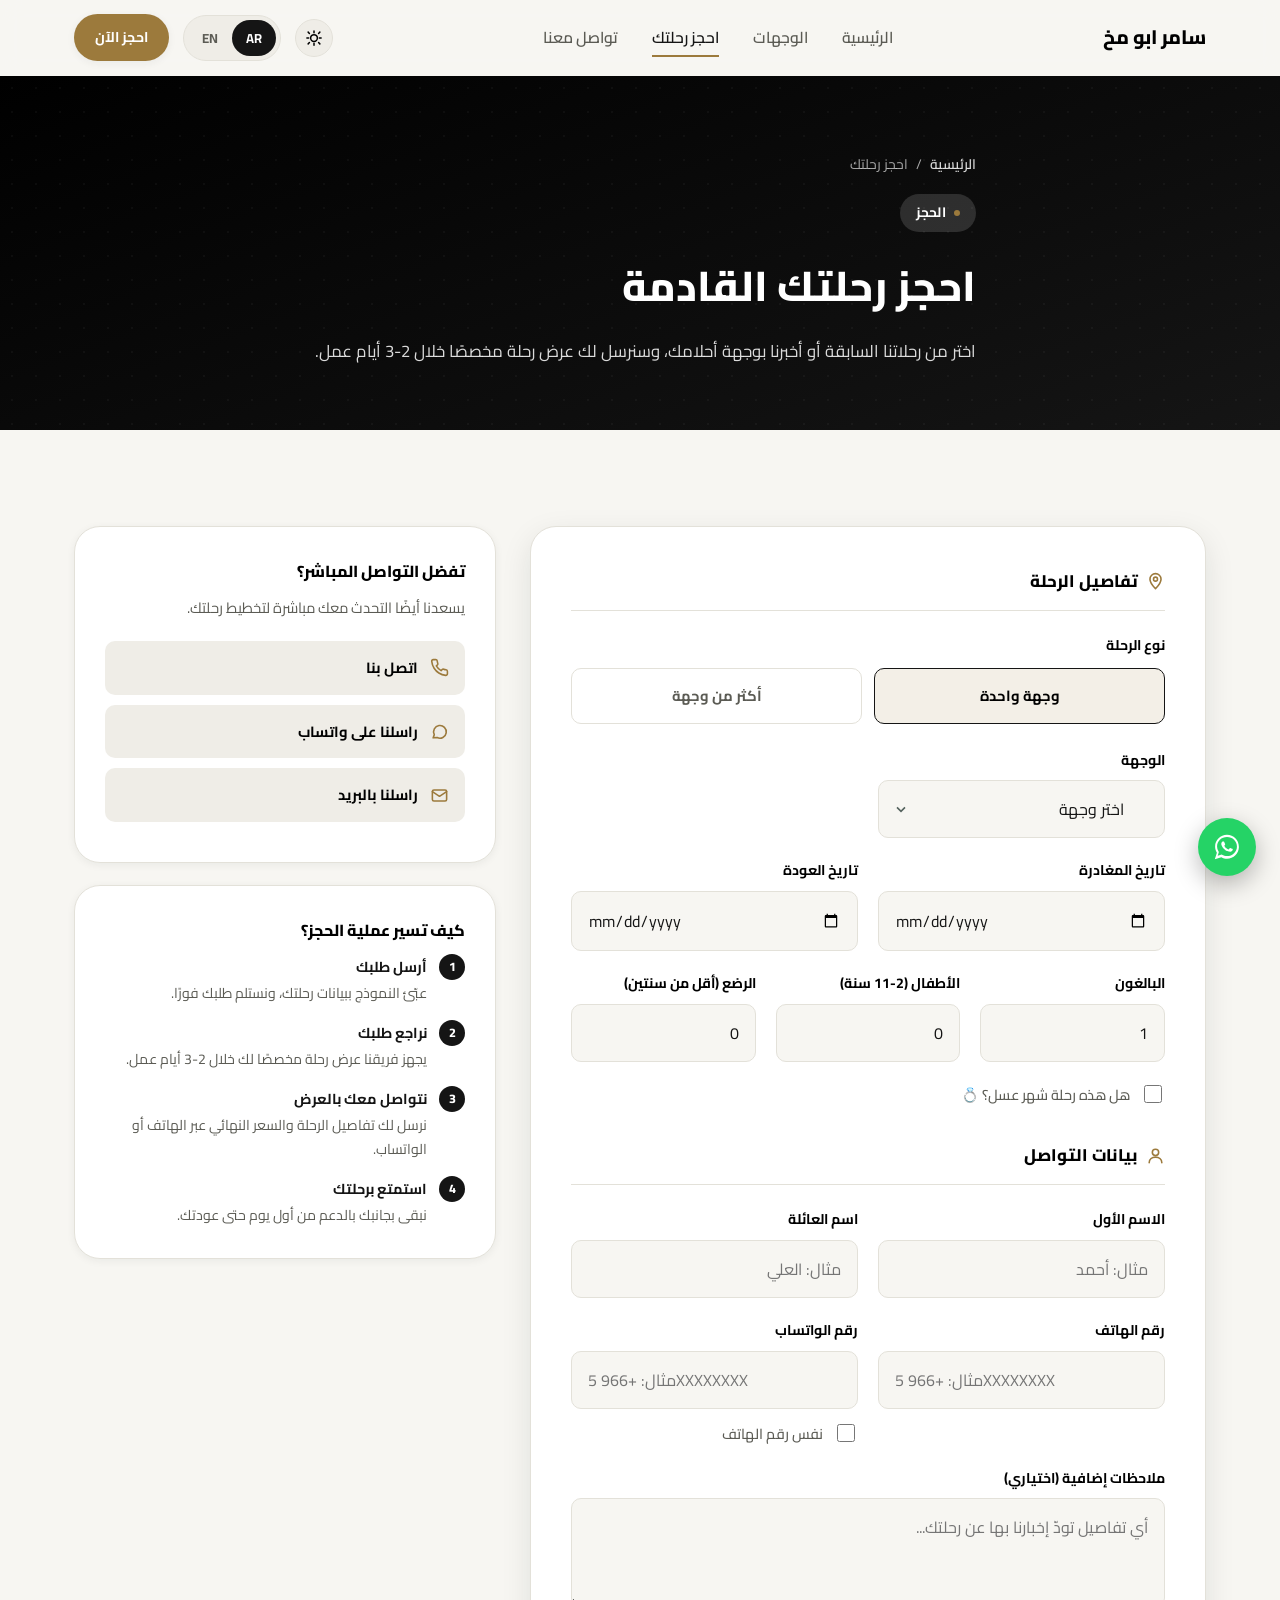
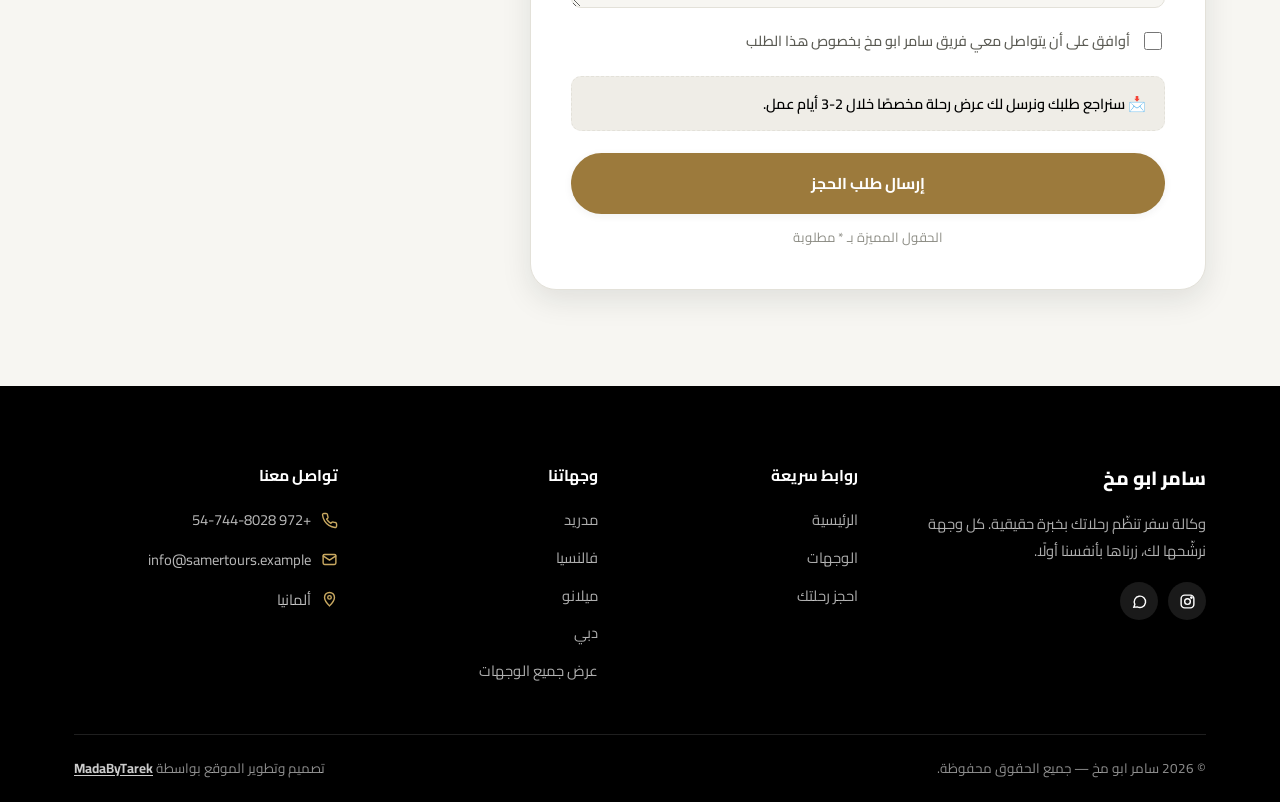
<file: booking.html>
<!DOCTYPE html>
<html lang="ar" dir="rtl">
<head>
<meta charset="UTF-8">
<script>(function(){try{var t=localStorage.getItem('samerToursTheme');if(!t){t=(window.matchMedia&&window.matchMedia('(prefers-color-scheme: dark)').matches)?'dark':'light';}document.documentElement.setAttribute('data-theme',t);}catch(e){}})();</script>
<meta name="viewport" content="width=device-width, initial-scale=1.0">
<title data-i18n-title="page_booking_title">احجز رحلتك القادمة | سامر ابو مخ</title>
<meta name="description" content="احجز رحلتك القادمة مع سامر ابو مخ: اختر وجهة زرناها بأنفسنا أو اطلب وجهة جديدة، وحدد تواريخك وبياناتك وسنرسل لك عرضًا خلال 2-3 أيام عمل.">
<link rel="icon" href="data:image/svg+xml,%3Csvg xmlns='http://www.w3.org/2000/svg' viewBox='0 0 24 24'%3E%3Crect width='24' height='24' rx='6' fill='%23151515'/%3E%3Cpath d='M12 5l2.5 5L20 12l-5.5 2L12 19l-2.5-5L4 12l5.5-2z' fill='%23C9A961'/%3E%3C/svg%3E">
<link rel="stylesheet" href="assets/css/style.css?v=4">
</head>
<body class="loading">
<div class="page-loader" id="pageLoader" aria-hidden="true">
  <div class="page-loader-brand" data-i18n="brand_name">سامر ابو مخ</div>
  <span class="page-loader-ring"></span>
</div>
<noscript><style>.page-loader{display:none!important;}body.loading{overflow:visible!important;}</style></noscript>
<a class="skip-link" href="#main" data-i18n="skip_to_content">تخطي إلى المحتوى</a>

<!-- ============ HEADER ============ -->
<header class="site-header">
  <div class="container header-inner">
    <a href="index.html" class="brand">
      <span data-i18n="brand_name">سامر ابو مخ</span>
    </a>
    <nav class="main-nav" id="mainNav">
      <a href="index.html" data-i18n="nav_home">الرئيسية</a>
      <a href="destinations.html" data-i18n="nav_destinations">الوجهات</a>
      <a href="booking.html" data-i18n="nav_booking">احجز رحلتك</a>
      <a href="index.html#contact" data-i18n="nav_contact">تواصل معنا</a>
      <a href="booking.html" class="btn btn-primary nav-cta" data-i18n="nav_cta">احجز الآن</a>
    </nav>
    <div class="header-actions">
      <button type="button" class="theme-toggle" id="themeToggle" aria-label="Dark mode / الوضع الداكن">
        <svg class="theme-icon theme-icon-sun" viewBox="0 0 24 24" fill="none" stroke="currentColor" stroke-width="2" stroke-linecap="round" stroke-linejoin="round"><circle cx="12" cy="12" r="4.5"/><path d="M12 2.5v2.4M12 19.1v2.4M4.2 4.2l1.7 1.7M18.1 18.1l1.7 1.7M2.5 12h2.4M19.1 12h2.4M4.2 19.8l1.7-1.7M18.1 5.9l1.7-1.7"/></svg>
        <svg class="theme-icon theme-icon-moon" viewBox="0 0 24 24" fill="none" stroke="currentColor" stroke-width="2" stroke-linecap="round" stroke-linejoin="round"><path d="M20 14.5A8.5 8.5 0 1 1 9.5 4a7 7 0 0 0 10.5 10.5z"/></svg>
      </button>
      <div class="lang-switch" role="group" aria-label="Language / اللغة">
        <button type="button" class="lang-btn" data-lang="ar">AR</button>
        <button type="button" class="lang-btn" data-lang="en">EN</button>
      </div>
      <a href="booking.html" class="btn btn-primary btn-sm" data-i18n="nav_cta">احجز الآن</a>
      <button class="nav-toggle" id="navToggle" aria-label="menu" aria-expanded="false">
        <span class="nav-toggle-bar"></span>
        <span class="nav-toggle-bar"></span>
        <span class="nav-toggle-bar"></span>
      </button>
    </div>
  </div>
</header>

<main id="main">

  <!-- ============ PAGE HERO ============ -->
  <section class="page-hero">
    <div class="container page-hero-inner">
      <div class="breadcrumb">
        <a href="index.html" data-i18n="nav_home">الرئيسية</a>
        <span>/</span>
        <span data-i18n="nav_booking">احجز رحلتك</span>
      </div>
      <div class="eyebrow" style="background:rgba(255,255,255,.14); color:#fff;" data-i18n="page_booking_eyebrow">الحجز</div>
      <h1 class="page-hero-title" data-i18n="page_booking_title">احجز رحلتك القادمة</h1>
      <p class="page-hero-sub" data-i18n="page_booking_subtitle">اختر من رحلاتنا السابقة أو أخبرنا بوجهة أحلامك، وسنرسل لك عرض رحلة مخصصًا خلال 2-3 أيام عمل.</p>
    </div>
  </section>

  <!-- ============ BOOKING FORM ============ -->
  <section>
    <div class="container booking-layout">

      <div>
        <!-- Form card -->
        <div class="booking-card" id="bookingFormCard">
          <form id="bookingForm" novalidate>
            <!-- Formspree helper fields -->
            <input type="hidden" name="_subject" value="طلب حجز جديد من موقع سامر ابو مخ">
            <input type="hidden" name="_template" value="table">
            <input type="hidden" name="_captcha" value="false">
            <input type="text" name="_honey" style="display:none" tabindex="-1" autocomplete="off">

            <div class="form-section">
              <div class="form-section-title">
                <svg viewBox="0 0 24 24" fill="none" stroke="currentColor" stroke-width="2" stroke-linecap="round" stroke-linejoin="round"><path d="M12 21s7-7.2 7-12a7 7 0 1 0-14 0c0 4.8 7 12 7 12z"/><circle cx="12" cy="9" r="2.5"/></svg>
                <span data-i18n="form_section_trip_title">تفاصيل الرحلة</span>
              </div>

              <!-- Trip type: single vs multi destination -->
              <div class="form-group" style="margin-bottom:10px;">
                <label data-i18n="trip_type_label">نوع الرحلة</label>
              </div>
              <div class="trip-type-toggle">
                <label class="toggle-pill active" id="tripTypeSingleLabel">
                  <input type="radio" name="trip_type" id="tripTypeSingle" value="single" checked>
                  <span data-i18n="trip_type_single">وجهة واحدة</span>
                </label>
                <label class="toggle-pill" id="tripTypeMultiLabel">
                  <input type="radio" name="trip_type" id="tripTypeMulti" value="multi">
                  <span data-i18n="trip_type_multi">أكثر من وجهة</span>
                </label>
              </div>

              <!-- Single destination block -->
              <div id="singleDestBlock">
                <div class="form-row">
                  <div class="form-group">
                    <label for="destination" data-i18n="form_destination_label">الوجهة <span class="req">*</span></label>
                    <select id="destination" name="destination" class="form-control js-destination-select" required>
                      <option value="" data-i18n="form_destination_placeholder">اختر وجهة</option>
                      <option value="other" data-i18n="form_destination_other">أخرى (حدد الوجهة)</option>
                    </select>
                  </div>
                  <div class="form-group hidden" id="otherDestinationGroup">
                    <label for="otherDestination" data-i18n="form_destination_other_label">اسم الوجهة المطلوبة</label>
                    <input type="text" id="otherDestination" name="other_destination" class="form-control" data-i18n-placeholder="form_destination_other_placeholder" placeholder="مثال: باريس، فرنسا">
                  </div>
                </div>

                <div class="form-row">
                  <div class="form-group">
                    <label for="dateFrom" data-i18n="form_date_from_label">تاريخ المغادرة <span class="req">*</span></label>
                    <input type="date" id="dateFrom" name="date_from" class="form-control js-date-from" required>
                  </div>
                  <div class="form-group">
                    <label for="dateTo" data-i18n="form_date_to_label">تاريخ العودة <span class="req">*</span></label>
                    <input type="date" id="dateTo" name="date_to" class="form-control js-date-to" required>
                  </div>
                </div>
              </div>

              <!-- Multi destination block -->
              <div id="multiDestBlock" class="hidden">
                <div id="stopsContainer"><!-- stop rows injected by booking.js --></div>
                <button type="button" class="btn btn-outline btn-sm add-stop-btn" id="addStopBtn" data-i18n="add_stop_button">+ أضف وجهة أخرى</button>
              </div>

              <p class="form-error-text hidden" id="dateError" data-i18n="form_error_dates">تاريخ العودة يجب أن يكون بعد تاريخ المغادرة</p>

              <div class="form-row cols-3" style="margin-top:4px;">
                <div class="form-group">
                  <label for="adults" data-i18n="form_adults_label">البالغون</label>
                  <input type="number" id="adults" name="adults" class="form-control" min="1" max="20" value="1">
                </div>
                <div class="form-group">
                  <label for="children" data-i18n="form_children_label">الأطفال (2-11 سنة)</label>
                  <input type="number" id="children" name="children" class="form-control" min="0" max="10" value="0">
                </div>
                <div class="form-group">
                  <label for="infants" data-i18n="form_infants_label">الرضع (أقل من سنتين)</label>
                  <input type="number" id="infants" name="infants" class="form-control" min="0" max="10" value="0">
                </div>
              </div>

              <!-- Honeymoon -->
              <div class="checkbox-row" style="margin-top:6px; margin-bottom:6px;">
                <input type="checkbox" id="isHoneymoon" name="is_honeymoon">
                <label for="isHoneymoon" data-i18n="honeymoon_toggle_label">هل هذه رحلة شهر عسل؟ 💍</label>
              </div>

              <div id="honeymoonBlock" class="hidden">
                <div class="form-group" style="margin-top:14px; margin-bottom:6px;">
                  <label data-i18n="honeymoon_know_dest_label">هل تعرفان الوجهة التي تريدان زيارتها؟</label>
                </div>
                <div class="trip-type-toggle" style="max-width:360px;">
                  <label class="toggle-pill active" id="hmKnowYesLabel">
                    <input type="radio" name="honeymoon_know_dest" id="hmKnowYes" value="yes" checked>
                    <span data-i18n="yes_label">نعم</span>
                  </label>
                  <label class="toggle-pill" id="hmKnowNoLabel">
                    <input type="radio" name="honeymoon_know_dest" id="hmKnowNo" value="no">
                    <span data-i18n="no_label">لا، اقترحوا لنا</span>
                  </label>
                </div>

                <div id="honeymoonQuizBlock" class="honeymoon-box hidden">
                  <p style="font-weight:700; color:var(--color-primary-dark); margin-bottom:16px; font-size:.92rem;" data-i18n="honeymoon_quiz_intro">أجيبا عن الأسئلة التالية، وسيقترح سامر لكما وجهة شهر العسل المثالية:</p>

                  <div class="quiz-question">
                    <div class="quiz-question-title" data-i18n="hm_q1_title">1. ما هو الجو الذي تفضلانه لشهر العسل؟</div>
                    <div class="quiz-options">
                      <label class="quiz-option"><input type="radio" name="hm_q1_vibe" value="beach"><span data-i18n="hm_q1_opt1">شاطئ وشمس</span></label>
                      <label class="quiz-option"><input type="radio" name="hm_q1_vibe" value="city"><span data-i18n="hm_q1_opt2">مدينة نابضة بالحياة</span></label>
                      <label class="quiz-option"><input type="radio" name="hm_q1_vibe" value="nature"><span data-i18n="hm_q1_opt3">طبيعة وجبال</span></label>
                      <label class="quiz-option"><input type="radio" name="hm_q1_vibe" value="culture"><span data-i18n="hm_q1_opt4">تاريخ وثقافة</span></label>
                    </div>
                  </div>

                  <div class="quiz-question">
                    <div class="quiz-question-title" data-i18n="hm_q2_title">2. ما هي ميزانيتكما التقريبية؟</div>
                    <div class="quiz-options">
                      <label class="quiz-option"><input type="radio" name="hm_q2_budget" value="budget"><span data-i18n="hm_q2_opt1">اقتصادية</span></label>
                      <label class="quiz-option"><input type="radio" name="hm_q2_budget" value="mid"><span data-i18n="hm_q2_opt2">متوسطة</span></label>
                      <label class="quiz-option"><input type="radio" name="hm_q2_budget" value="luxury"><span data-i18n="hm_q2_opt3">فاخرة</span></label>
                    </div>
                  </div>

                  <div class="quiz-question">
                    <div class="quiz-question-title" data-i18n="hm_q3_title">3. كم مدة رحلة شهر العسل؟</div>
                    <div class="quiz-options">
                      <label class="quiz-option"><input type="radio" name="hm_q3_duration" value="short"><span data-i18n="hm_q3_opt1">أقل من أسبوع</span></label>
                      <label class="quiz-option"><input type="radio" name="hm_q3_duration" value="medium"><span data-i18n="hm_q3_opt2">أسبوع إلى أسبوعين</span></label>
                      <label class="quiz-option"><input type="radio" name="hm_q3_duration" value="long"><span data-i18n="hm_q3_opt3">أكثر من أسبوعين</span></label>
                    </div>
                  </div>

                  <div class="quiz-question">
                    <div class="quiz-question-title" data-i18n="hm_q4_title">4. في أي موسم تخططان للسفر؟</div>
                    <div class="quiz-options">
                      <label class="quiz-option"><input type="radio" name="hm_q4_season" value="winter"><span data-i18n="hm_q4_opt1">الشتاء</span></label>
                      <label class="quiz-option"><input type="radio" name="hm_q4_season" value="spring"><span data-i18n="hm_q4_opt2">الربيع</span></label>
                      <label class="quiz-option"><input type="radio" name="hm_q4_season" value="summer"><span data-i18n="hm_q4_opt3">الصيف</span></label>
                      <label class="quiz-option"><input type="radio" name="hm_q4_season" value="autumn"><span data-i18n="hm_q4_opt4">الخريف</span></label>
                    </div>
                  </div>

                  <div class="quiz-question">
                    <div class="quiz-question-title" data-i18n="hm_q5_title">5. ما مستوى النشاط الذي تفضلانه؟</div>
                    <div class="quiz-options">
                      <label class="quiz-option"><input type="radio" name="hm_q5_activity" value="relax"><span data-i18n="hm_q5_opt1">استرخاء تام</span></label>
                      <label class="quiz-option"><input type="radio" name="hm_q5_activity" value="mix"><span data-i18n="hm_q5_opt2">مزيج من الاسترخاء والاستكشاف</span></label>
                      <label class="quiz-option"><input type="radio" name="hm_q5_activity" value="adventure"><span data-i18n="hm_q5_opt3">مغامرة ونشاط</span></label>
                    </div>
                  </div>

                  <div class="quiz-question">
                    <div class="quiz-question-title" data-i18n="hm_q6_title">6. هل تفضلان الابتعاد عن صخب المدن؟</div>
                    <div class="quiz-options">
                      <label class="quiz-option"><input type="radio" name="hm_q6_quiet" value="quiet"><span data-i18n="hm_q6_opt1">نعم، نفضل الهدوء</span></label>
                      <label class="quiz-option"><input type="radio" name="hm_q6_quiet" value="city_buzz"><span data-i18n="hm_q6_opt2">لا، نحب حيوية المدن</span></label>
                      <label class="quiz-option"><input type="radio" name="hm_q6_quiet" value="no_preference"><span data-i18n="hm_q6_opt3">لا فرق لدينا</span></label>
                    </div>
                  </div>

                  <div class="quiz-question">
                    <div class="quiz-question-title" data-i18n="hm_q7_title">7. ما الذي يهمكما أكثر في الوجهة؟</div>
                    <div class="quiz-options">
                      <label class="quiz-option"><input type="radio" name="hm_q7_priority" value="food"><span data-i18n="hm_q7_opt1">المأكولات المحلية</span></label>
                      <label class="quiz-option"><input type="radio" name="hm_q7_priority" value="scenery"><span data-i18n="hm_q7_opt2">المناظر الطبيعية</span></label>
                      <label class="quiz-option"><input type="radio" name="hm_q7_priority" value="shopping"><span data-i18n="hm_q7_opt3">التسوق والفعاليات</span></label>
                      <label class="quiz-option"><input type="radio" name="hm_q7_priority" value="romance"><span data-i18n="hm_q7_opt4">الخصوصية والرومانسية</span></label>
                    </div>
                  </div>

                  <div class="quiz-question">
                    <div class="quiz-question-title" data-i18n="hm_q8_title">8. هل هناك وجهة كانت تراودكما دائمًا؟ (اختياري)</div>
                    <input type="text" name="hm_q8_dream_destination" class="form-control" data-i18n-placeholder="hm_q8_placeholder" placeholder="مثال: جزر المالديف، اليابان...">
                  </div>
                </div>
              </div>
            </div>

            <div class="form-section">
              <div class="form-section-title">
                <svg viewBox="0 0 24 24" fill="none" stroke="currentColor" stroke-width="2" stroke-linecap="round" stroke-linejoin="round"><circle cx="12" cy="8" r="4"/><path d="M4 21c0-4.4 3.6-7 8-7s8 2.6 8 7"/></svg>
                <span data-i18n="form_section_contact_title">بيانات التواصل</span>
              </div>

              <div class="form-row">
                <div class="form-group">
                  <label for="firstName" data-i18n="form_first_name_label">الاسم الأول <span class="req">*</span></label>
                  <input type="text" id="firstName" name="first_name" class="form-control" required data-i18n-placeholder="form_first_name_placeholder" placeholder="مثال: أحمد">
                </div>
                <div class="form-group">
                  <label for="lastName" data-i18n="form_last_name_label">اسم العائلة <span class="req">*</span></label>
                  <input type="text" id="lastName" name="last_name" class="form-control" required data-i18n-placeholder="form_last_name_placeholder" placeholder="مثال: العلي">
                </div>
              </div>

              <div class="form-row">
                <div class="form-group">
                  <label for="phone" data-i18n="form_phone_label">رقم الهاتف <span class="req">*</span></label>
                  <input type="tel" id="phone" name="phone" class="form-control" required data-i18n-placeholder="form_phone_placeholder" placeholder="مثال: +966 5XXXXXXXX">
                </div>
                <div class="form-group">
                  <label for="whatsapp" data-i18n="form_whatsapp_label">رقم الواتساب <span class="req">*</span></label>
                  <input type="tel" id="whatsapp" name="whatsapp" class="form-control" required data-i18n-placeholder="form_whatsapp_placeholder" placeholder="مثال: +966 5XXXXXXXX">
                  <div class="checkbox-row" style="margin-top:4px;">
                    <input type="checkbox" id="whatsappSame">
                    <label for="whatsappSame" data-i18n="form_whatsapp_same">نفس رقم الهاتف</label>
                  </div>
                </div>
              </div>

              <div class="form-group" style="margin-bottom:20px;">
                <label for="notes" data-i18n="form_notes_label">ملاحظات إضافية (اختياري)</label>
                <textarea id="notes" name="notes" class="form-control" data-i18n-placeholder="form_notes_placeholder" placeholder="أي تفاصيل تودّ إخبارنا بها عن رحلتك..."></textarea>
              </div>

              <div class="checkbox-row" style="margin-bottom:22px;">
                <input type="checkbox" id="consent" name="consent" required>
                <label for="consent" data-i18n="form_consent_label">أوافق على أن يتواصل معي فريق سامر ابو مخ بخصوص هذا الطلب</label>
              </div>

              <div class="form-offer-note">
                <span data-i18n="form_offer_note">📩 سنراجع طلبك ونرسل لك عرض رحلة مخصصًا خلال 2-3 أيام عمل.</span>
              </div>

              <button type="submit" class="btn btn-primary btn-block" id="submitBtn" style="margin-top:22px;">
                <span id="submitLabel" data-i18n="form_submit_button">إرسال طلب الحجز</span>
              </button>
              <p class="form-note" style="text-align:center; margin-top:12px;" data-i18n="form_required_note">الحقول المميزة بـ * مطلوبة</p>
            </div>
          </form>
        </div>

        <!-- Success state -->
        <div class="form-status success hidden" id="formSuccess">
          <svg viewBox="0 0 24 24" fill="none" stroke="currentColor" stroke-width="2" stroke-linecap="round" stroke-linejoin="round"><circle cx="12" cy="12" r="10"/><path d="M8 12l3 3 5-6"/></svg>
          <div>
            <div class="form-status-title" data-i18n="form_success_title">تم استلام طلبك بنجاح!</div>
            <div class="form-status-text" data-i18n="form_success_text">شكرًا لك. سنراجع طلبك ونرسل لك عرض رحلة مخصصًا خلال 2-3 أيام عمل عبر الهاتف أو الواتساب.</div>
            <button type="button" class="btn btn-outline btn-sm" style="margin-top:18px;" data-reset-form data-i18n="form_success_new">إرسال طلب جديد</button>
          </div>
        </div>

        <!-- Error state -->
        <div class="form-status error hidden" id="formError">
          <svg viewBox="0 0 24 24" fill="none" stroke="currentColor" stroke-width="2" stroke-linecap="round" stroke-linejoin="round"><circle cx="12" cy="12" r="10"/><path d="M12 8v5M12 16h.01"/></svg>
          <div>
            <div class="form-status-title" data-i18n="form_error_title">لم نتمكن من إرسال طلبك</div>
            <div class="form-status-text" data-i18n="form_error_text">حدث خطأ أثناء إرسال الطلب. حاول مرة أخرى أو تواصل معنا مباشرة عبر الواتساب.</div>
            <button type="button" class="btn btn-outline btn-sm" style="margin-top:18px;" data-reset-form data-i18n="form_success_new">إرسال طلب جديد</button>
          </div>
        </div>
      </div>

      <!-- Sidebar -->
      <aside class="booking-sidebar">
        <div class="side-card reveal">
          <div class="side-card-title" data-i18n="booking_sidebar_title">تفضل التواصل المباشر؟</div>
          <p class="side-card-text" data-i18n="booking_sidebar_text">يسعدنا أيضًا التحدث معك مباشرة لتخطيط رحلتك.</p>
          <a href="tel:+972547448028" class="side-contact-btn">
            <svg viewBox="0 0 24 24" fill="none" stroke="currentColor" stroke-width="2" stroke-linecap="round" stroke-linejoin="round"><path d="M22 16.9v3a2 2 0 0 1-2.2 2 19.8 19.8 0 0 1-8.6-3 19.5 19.5 0 0 1-6-6 19.8 19.8 0 0 1-3-8.7A2 2 0 0 1 4.1 2h3a2 2 0 0 1 2 1.7c.1 1 .3 2 .7 2.9a2 2 0 0 1-.4 2.1L8 10a16 16 0 0 0 6 6l1.3-1.4a2 2 0 0 1 2.1-.4c.9.4 1.9.6 2.9.7a2 2 0 0 1 1.7 2z"/></svg>
            <span data-i18n="booking_call_us">اتصل بنا</span>
          </a>
          <a href="https://wa.me/972547448028" target="_blank" rel="noopener" class="side-contact-btn">
            <svg viewBox="0 0 24 24" fill="none" stroke="currentColor" stroke-width="2" stroke-linecap="round" stroke-linejoin="round"><path d="M4 20l1.4-4A8 8 0 1 1 9 19.6z"/></svg>
            <span data-i18n="booking_whatsapp_us">راسلنا على واتساب</span>
          </a>
          <a href="mailto:info@samertours.example" class="side-contact-btn">
            <svg viewBox="0 0 24 24" fill="none" stroke="currentColor" stroke-width="2" stroke-linecap="round" stroke-linejoin="round"><rect x="3" y="5" width="18" height="14" rx="2"/><path d="M3 7l9 6 9-6"/></svg>
            <span data-i18n="booking_email_us">راسلنا بالبريد</span>
          </a>
        </div>

        <div class="side-card reveal reveal-delay-1">
          <div class="side-card-title" data-i18n="booking_steps_title">كيف تسير عملية الحجز؟</div>
          <div class="side-card-mini-list">
            <div class="side-card-mini-item">
              <span class="side-card-mini-num">1</span>
              <div class="side-card-mini-text"><strong data-i18n="booking_step_1_title">أرسل طلبك</strong><span data-i18n="booking_step_1_desc">عبّئ النموذج ببيانات رحلتك، ونستلم طلبك فورًا.</span></div>
            </div>
            <div class="side-card-mini-item">
              <span class="side-card-mini-num">2</span>
              <div class="side-card-mini-text"><strong data-i18n="booking_step_2_title">نراجع طلبك</strong><span data-i18n="booking_step_2_desc">يجهز فريقنا عرض رحلة مخصصًا لك خلال 2-3 أيام عمل.</span></div>
            </div>
            <div class="side-card-mini-item">
              <span class="side-card-mini-num">3</span>
              <div class="side-card-mini-text"><strong data-i18n="booking_step_3_title">نتواصل معك بالعرض</strong><span data-i18n="booking_step_3_desc">نرسل لك تفاصيل الرحلة والسعر النهائي عبر الهاتف أو الواتساب.</span></div>
            </div>
            <div class="side-card-mini-item">
              <span class="side-card-mini-num">4</span>
              <div class="side-card-mini-text"><strong data-i18n="booking_step_4_title">استمتع برحلتك</strong><span data-i18n="booking_step_4_desc">نبقى بجانبك بالدعم من أول يوم حتى عودتك.</span></div>
            </div>
          </div>
        </div>
      </aside>

    </div>
  </section>

</main>

<!-- ============ FOOTER ============ -->
<footer class="site-footer">
  <div class="container">
    <div class="footer-grid">
      <div>
        <div class="footer-brand">
          <span data-i18n="brand_name">سامر ابو مخ</span>
        </div>
        <p class="footer-about-text" data-i18n="footer_about_text">وكالة سفر تنظّم رحلاتك بخبرة حقيقية. كل وجهة نرشّحها لك، زرناها بأنفسنا أولًا.</p>
        <div class="footer-social">
          <a href="https://www.instagram.com/samer315/" target="_blank" rel="noopener" aria-label="Instagram"><svg viewBox="0 0 24 24" fill="none" stroke="#fff" stroke-width="2"><rect x="3" y="3" width="18" height="18" rx="5"/><circle cx="12" cy="12" r="4"/><circle cx="17.5" cy="6.5" r="1"/></svg></a>
          <a href="https://wa.me/972547448028" target="_blank" rel="noopener" aria-label="WhatsApp"><svg viewBox="0 0 24 24" fill="none" stroke="#fff" stroke-width="2"><path d="M4 20l1.4-4A8 8 0 1 1 9 19.6z"/></svg></a>
        </div>
      </div>

      <div>
        <div class="footer-col-title" data-i18n="footer_links_title">روابط سريعة</div>
        <div class="footer-links">
          <a href="index.html" data-i18n="nav_home">الرئيسية</a>
          <a href="destinations.html" data-i18n="nav_destinations">الوجهات</a>
          <a href="booking.html" data-i18n="nav_booking">احجز رحلتك</a>
        </div>
      </div>

      <div>
        <div class="footer-col-title" data-i18n="footer_destinations_title">وجهاتنا</div>
        <div class="footer-links">
          <a href="destination.html?id=madrid" data-i18n="dest_madrid_name">مدريد</a>
          <a href="destination.html?id=valencia" data-i18n="dest_valencia_name">فالنسيا</a>
          <a href="destination.html?id=milano" data-i18n="dest_milano_name">ميلانو</a>
          <a href="destination.html?id=dubai" data-i18n="dest_dubai_name">دبي</a>
          <a href="destinations.html" data-i18n="view_all_destinations">عرض جميع الوجهات</a>
        </div>
      </div>

      <div>
        <div class="footer-col-title" data-i18n="footer_contact_title">تواصل معنا</div>
        <div class="footer-contact-item">
          <svg viewBox="0 0 24 24" fill="none" stroke="currentColor" stroke-width="2" stroke-linecap="round" stroke-linejoin="round"><path d="M22 16.9v3a2 2 0 0 1-2.2 2 19.8 19.8 0 0 1-8.6-3 19.5 19.5 0 0 1-6-6 19.8 19.8 0 0 1-3-8.7A2 2 0 0 1 4.1 2h3a2 2 0 0 1 2 1.7c.1 1 .3 2 .7 2.9a2 2 0 0 1-.4 2.1L8 10a16 16 0 0 0 6 6l1.3-1.4a2 2 0 0 1 2.1-.4c.9.4 1.9.6 2.9.7a2 2 0 0 1 1.7 2z"/></svg>
          <span data-i18n="footer_phone_value">+972 54-744-8028</span>
        </div>
        <div class="footer-contact-item">
          <svg viewBox="0 0 24 24" fill="none" stroke="currentColor" stroke-width="2" stroke-linecap="round" stroke-linejoin="round"><rect x="3" y="5" width="18" height="14" rx="2"/><path d="M3 7l9 6 9-6"/></svg>
          <span data-i18n="footer_email_value">info@samertours.example</span>
        </div>
        <div class="footer-contact-item">
          <svg viewBox="0 0 24 24" fill="none" stroke="currentColor" stroke-width="2" stroke-linecap="round" stroke-linejoin="round"><path d="M12 21s7-7.2 7-12a7 7 0 1 0-14 0c0 4.8 7 12 7 12z"/><circle cx="12" cy="9" r="2.5"/></svg>
          <span data-i18n="footer_address_value">ألمانيا</span>
        </div>
      </div>
    </div>

    <div class="footer-bottom">
      <span>© <span id="year">2026</span> <span data-i18n="brand_name">سامر ابو مخ</span> — <span data-i18n="footer_rights">جميع الحقوق محفوظة.</span></span>
      <span class="footer-credit-wrap"><span data-i18n="footer_credit">تصميم وتطوير الموقع بواسطة</span> <a href="https://mada-creative.github.io/madabytarek/" target="_blank" rel="noopener" class="footer-credit-link">MadaByTarek</a></span>
    </div>
  </div>
</footer>

<!-- ============ FLOATING WHATSAPP BUTTON ============ -->
<a href="https://wa.me/972547448028" target="_blank" rel="noopener" class="whatsapp-float" data-i18n-aria-label="whatsapp_float_label" aria-label="WhatsApp">
  <svg viewBox="0 0 32 32" fill="#fff"><path d="M16 3C9 3 3.3 8.6 3.3 15.5c0 2.4.7 4.7 1.9 6.7L3 29l7-2.1c1.9 1.1 4 1.6 6 1.6 7 0 12.7-5.6 12.7-12.5C28.7 8.6 23 3 16 3zm0 22.7c-1.9 0-3.7-.5-5.3-1.5l-.4-.2-4.2 1.2 1.2-4-.3-.4a10.1 10.1 0 0 1-1.6-5.4c0-5.6 4.6-10.1 10.6-10.1s10.6 4.5 10.6 10.1S22 25.7 16 25.7zm5.8-7.6c-.3-.2-1.9-.9-2.2-1-.3-.1-.5-.2-.7.2-.2.3-.8 1-.9 1.2-.2.2-.3.2-.6.1-.3-.2-1.3-.5-2.5-1.5-.9-.8-1.5-1.8-1.7-2.1-.2-.3 0-.5.1-.6.1-.1.3-.3.4-.5.1-.2.2-.3.3-.5.1-.2 0-.4 0-.5-.1-.2-.7-1.7-1-2.3-.2-.6-.5-.5-.7-.5h-.6c-.2 0-.5.1-.8.4-.3.3-1 1-1 2.4s1.1 2.8 1.2 3c.1.2 2.1 3.2 5.1 4.4.7.3 1.3.5 1.7.6.7.2 1.4.2 1.9.1.6-.1 1.9-.8 2.1-1.5.3-.7.3-1.4.2-1.5-.1-.2-.3-.2-.6-.4z"/></svg>
</a>

<script src="assets/js/i18n.js?v=4"></script>
<script src="assets/js/config.js?v=4"></script>
<script src="assets/js/destinations-data.js?v=4"></script>
<script src="assets/js/render-destinations.js?v=4"></script>
<script src="assets/js/main.js?v=4"></script>
<script src="assets/js/booking.js?v=4"></script>
</body>
</html>
</file>
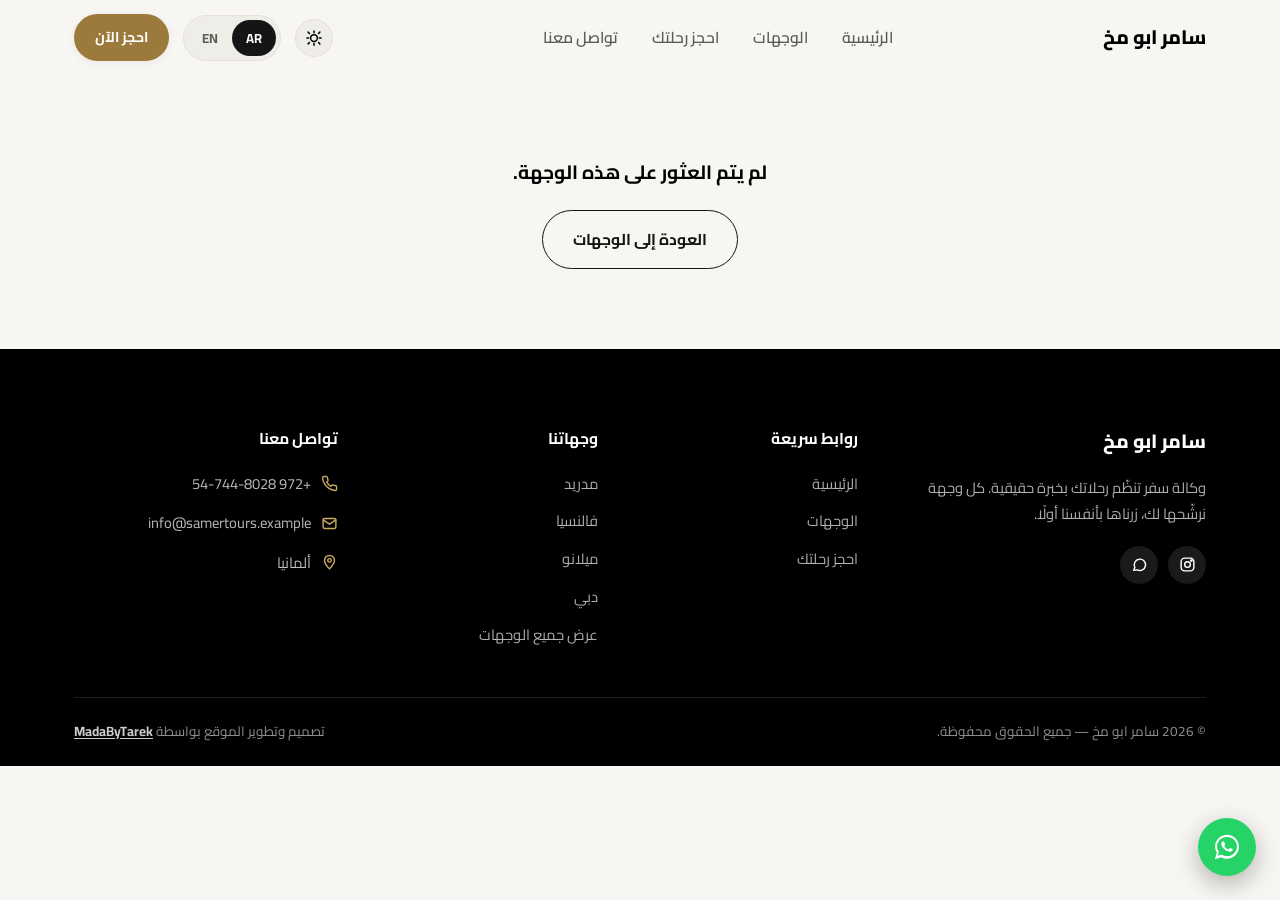
<file: destination.html>
<!DOCTYPE html>
<html lang="ar" dir="rtl">
<head>
<meta charset="UTF-8">
<script>(function(){try{var t=localStorage.getItem('samerToursTheme');if(!t){t=(window.matchMedia&&window.matchMedia('(prefers-color-scheme: dark)').matches)?'dark':'light';}document.documentElement.setAttribute('data-theme',t);}catch(e){}})();</script>
<meta name="viewport" content="width=device-width, initial-scale=1.0">
<title data-i18n-title="page_destinations_title">وجهة | سامر ابو مخ</title>
<meta name="description" content="تفاصيل الوجهة: أبرز الأماكن السياحية، صور، والفنادق التي زرناها.">
<link rel="icon" href="data:image/svg+xml,%3Csvg xmlns='http://www.w3.org/2000/svg' viewBox='0 0 24 24'%3E%3Crect width='24' height='24' rx='6' fill='%23151515'/%3E%3Cpath d='M12 5l2.5 5L20 12l-5.5 2L12 19l-2.5-5L4 12l5.5-2z' fill='%23C9A961'/%3E%3C/svg%3E">
<link rel="stylesheet" href="assets/css/style.css?v=4">
</head>
<body class="loading">
<div class="page-loader" id="pageLoader" aria-hidden="true">
  <div class="page-loader-brand" data-i18n="brand_name">سامر ابو مخ</div>
  <span class="page-loader-ring"></span>
</div>
<noscript><style>.page-loader{display:none!important;}body.loading{overflow:visible!important;}</style></noscript>
<a class="skip-link" href="#main" data-i18n="skip_to_content">تخطي إلى المحتوى</a>

<!-- ============ HEADER ============ -->
<header class="site-header">
  <div class="container header-inner">
    <a href="index.html" class="brand">
      <span data-i18n="brand_name">سامر ابو مخ</span>
    </a>
    <nav class="main-nav" id="mainNav">
      <a href="index.html" data-i18n="nav_home">الرئيسية</a>
      <a href="destinations.html" data-i18n="nav_destinations">الوجهات</a>
      <a href="booking.html" data-i18n="nav_booking">احجز رحلتك</a>
      <a href="index.html#contact" data-i18n="nav_contact">تواصل معنا</a>
      <a href="booking.html" class="btn btn-primary nav-cta" data-i18n="nav_cta">احجز الآن</a>
    </nav>
    <div class="header-actions">
      <button type="button" class="theme-toggle" id="themeToggle" aria-label="Dark mode / الوضع الداكن">
        <svg class="theme-icon theme-icon-sun" viewBox="0 0 24 24" fill="none" stroke="currentColor" stroke-width="2" stroke-linecap="round" stroke-linejoin="round"><circle cx="12" cy="12" r="4.5"/><path d="M12 2.5v2.4M12 19.1v2.4M4.2 4.2l1.7 1.7M18.1 18.1l1.7 1.7M2.5 12h2.4M19.1 12h2.4M4.2 19.8l1.7-1.7M18.1 5.9l1.7-1.7"/></svg>
        <svg class="theme-icon theme-icon-moon" viewBox="0 0 24 24" fill="none" stroke="currentColor" stroke-width="2" stroke-linecap="round" stroke-linejoin="round"><path d="M20 14.5A8.5 8.5 0 1 1 9.5 4a7 7 0 0 0 10.5 10.5z"/></svg>
      </button>
      <div class="lang-switch" role="group" aria-label="Language / اللغة">
        <button type="button" class="lang-btn" data-lang="ar">AR</button>
        <button type="button" class="lang-btn" data-lang="en">EN</button>
      </div>
      <a href="booking.html" class="btn btn-primary btn-sm" data-i18n="nav_cta">احجز الآن</a>
      <button class="nav-toggle" id="navToggle" aria-label="menu" aria-expanded="false">
        <span class="nav-toggle-bar"></span>
        <span class="nav-toggle-bar"></span>
        <span class="nav-toggle-bar"></span>
      </button>
    </div>
  </div>
</header>

<main id="main">
  <!-- Filled entirely by assets/js/render-destinations.js based on ?id= -->
  <div id="destinationDetail"></div>
</main>

<!-- ============ FOOTER ============ -->
<footer class="site-footer">
  <div class="container">
    <div class="footer-grid">
      <div>
        <div class="footer-brand">
          <span data-i18n="brand_name">سامر ابو مخ</span>
        </div>
        <p class="footer-about-text" data-i18n="footer_about_text">وكالة سفر تنظّم رحلاتك بخبرة حقيقية. كل وجهة نرشّحها لك، زرناها بأنفسنا أولًا.</p>
        <div class="footer-social">
          <a href="https://www.instagram.com/samer315/" target="_blank" rel="noopener" aria-label="Instagram"><svg viewBox="0 0 24 24" fill="none" stroke="#fff" stroke-width="2"><rect x="3" y="3" width="18" height="18" rx="5"/><circle cx="12" cy="12" r="4"/><circle cx="17.5" cy="6.5" r="1"/></svg></a>
          <a href="https://wa.me/972547448028" target="_blank" rel="noopener" aria-label="WhatsApp"><svg viewBox="0 0 24 24" fill="none" stroke="#fff" stroke-width="2"><path d="M4 20l1.4-4A8 8 0 1 1 9 19.6z"/></svg></a>
        </div>
      </div>

      <div>
        <div class="footer-col-title" data-i18n="footer_links_title">روابط سريعة</div>
        <div class="footer-links">
          <a href="index.html" data-i18n="nav_home">الرئيسية</a>
          <a href="destinations.html" data-i18n="nav_destinations">الوجهات</a>
          <a href="booking.html" data-i18n="nav_booking">احجز رحلتك</a>
        </div>
      </div>

      <div>
        <div class="footer-col-title" data-i18n="footer_destinations_title">وجهاتنا</div>
        <div class="footer-links">
          <a href="destination.html?id=madrid" data-i18n="dest_madrid_name">مدريد</a>
          <a href="destination.html?id=valencia" data-i18n="dest_valencia_name">فالنسيا</a>
          <a href="destination.html?id=milano" data-i18n="dest_milano_name">ميلانو</a>
          <a href="destination.html?id=dubai" data-i18n="dest_dubai_name">دبي</a>
          <a href="destinations.html" data-i18n="view_all_destinations">عرض جميع الوجهات</a>
        </div>
      </div>

      <div>
        <div class="footer-col-title" data-i18n="footer_contact_title">تواصل معنا</div>
        <div class="footer-contact-item">
          <svg viewBox="0 0 24 24" fill="none" stroke="currentColor" stroke-width="2" stroke-linecap="round" stroke-linejoin="round"><path d="M22 16.9v3a2 2 0 0 1-2.2 2 19.8 19.8 0 0 1-8.6-3 19.5 19.5 0 0 1-6-6 19.8 19.8 0 0 1-3-8.7A2 2 0 0 1 4.1 2h3a2 2 0 0 1 2 1.7c.1 1 .3 2 .7 2.9a2 2 0 0 1-.4 2.1L8 10a16 16 0 0 0 6 6l1.3-1.4a2 2 0 0 1 2.1-.4c.9.4 1.9.6 2.9.7a2 2 0 0 1 1.7 2z"/></svg>
          <span data-i18n="footer_phone_value">+972 54-744-8028</span>
        </div>
        <div class="footer-contact-item">
          <svg viewBox="0 0 24 24" fill="none" stroke="currentColor" stroke-width="2" stroke-linecap="round" stroke-linejoin="round"><rect x="3" y="5" width="18" height="14" rx="2"/><path d="M3 7l9 6 9-6"/></svg>
          <span data-i18n="footer_email_value">info@samertours.example</span>
        </div>
        <div class="footer-contact-item">
          <svg viewBox="0 0 24 24" fill="none" stroke="currentColor" stroke-width="2" stroke-linecap="round" stroke-linejoin="round"><path d="M12 21s7-7.2 7-12a7 7 0 1 0-14 0c0 4.8 7 12 7 12z"/><circle cx="12" cy="9" r="2.5"/></svg>
          <span data-i18n="footer_address_value">ألمانيا</span>
        </div>
      </div>
    </div>

    <div class="footer-bottom">
      <span>© <span id="year">2026</span> <span data-i18n="brand_name">سامر ابو مخ</span> — <span data-i18n="footer_rights">جميع الحقوق محفوظة.</span></span>
      <span class="footer-credit-wrap"><span data-i18n="footer_credit">تصميم وتطوير الموقع بواسطة</span> <a href="https://mada-creative.github.io/madabytarek/" target="_blank" rel="noopener" class="footer-credit-link">MadaByTarek</a></span>
    </div>
  </div>
</footer>

<!-- ============ FLOATING WHATSAPP BUTTON ============ -->
<a href="https://wa.me/972547448028" target="_blank" rel="noopener" class="whatsapp-float" data-i18n-aria-label="whatsapp_float_label" aria-label="WhatsApp">
  <svg viewBox="0 0 32 32" fill="#fff"><path d="M16 3C9 3 3.3 8.6 3.3 15.5c0 2.4.7 4.7 1.9 6.7L3 29l7-2.1c1.9 1.1 4 1.6 6 1.6 7 0 12.7-5.6 12.7-12.5C28.7 8.6 23 3 16 3zm0 22.7c-1.9 0-3.7-.5-5.3-1.5l-.4-.2-4.2 1.2 1.2-4-.3-.4a10.1 10.1 0 0 1-1.6-5.4c0-5.6 4.6-10.1 10.6-10.1s10.6 4.5 10.6 10.1S22 25.7 16 25.7zm5.8-7.6c-.3-.2-1.9-.9-2.2-1-.3-.1-.5-.2-.7.2-.2.3-.8 1-.9 1.2-.2.2-.3.2-.6.1-.3-.2-1.3-.5-2.5-1.5-.9-.8-1.5-1.8-1.7-2.1-.2-.3 0-.5.1-.6.1-.1.3-.3.4-.5.1-.2.2-.3.3-.5.1-.2 0-.4 0-.5-.1-.2-.7-1.7-1-2.3-.2-.6-.5-.5-.7-.5h-.6c-.2 0-.5.1-.8.4-.3.3-1 1-1 2.4s1.1 2.8 1.2 3c.1.2 2.1 3.2 5.1 4.4.7.3 1.3.5 1.7.6.7.2 1.4.2 1.9.1.6-.1 1.9-.8 2.1-1.5.3-.7.3-1.4.2-1.5-.1-.2-.3-.2-.6-.4z"/></svg>
</a>

<script src="assets/js/i18n.js?v=4"></script>
<script src="assets/js/destinations-data.js?v=4"></script>
<script src="assets/js/destinations-gallery.js?v=4"></script>
<script src="assets/js/render-destinations.js?v=4"></script>
<script src="assets/js/main.js?v=4"></script>
</body>
</html>
</file>
<file: assets/css/style.css>
/* =========================================================
   Samer Tours — Stylesheet
   Design system: warm travel palette, bilingual (AR/EN) RTL-first
   ========================================================= */

@import url('https://fonts.googleapis.com/css2?family=Cairo:wght@400;500;600;700;800&family=Aref+Ruqaa:wght@400;700&family=Caveat:wght@500;700&display=swap');

:root{
  /* Colors — editorial luxury: near-black + off-white + muted antique gold */
  --color-bg: #F7F6F2;
  --color-surface: #FFFFFF;
  --color-surface-alt: #EFEDE7;
  --color-ink: #141414;
  --color-ink-soft: #5B5B54;
  --color-ink-faint: #8D8D85;
  --color-border: #E3E1D9;

  --color-primary: #151515;
  --color-primary-dark: #000000;
  --color-primary-light: #2C2C2C;
  --color-accent: #9C7A3C;
  --color-accent-light: #B9955A;
  --color-gold: #C9A961;

  /* Text-only roles kept separate from --color-primary(-dark), which also
     serve as dark UI-block backgrounds (buttons/badges/footer) paired with
     hardcoded white text — these two can be re-themed for dark mode without
     touching those backgrounds. */
  --color-heading: #000000;
  --color-accent-strong: #151515;

  --color-success-bg: #EAF6EE;
  --color-success-ink: #1E6B3C;
  --color-error-bg: #FBEAE7;
  --color-error-ink: #A5341C;

  /* City accents */
  --city-madrid: #C1622D;
  --city-valencia: #D99A2B;
  --city-milano: #7A4B5C;
  --city-amsterdam: #2C6E8E;
  --city-oslo: #3D5A73;

  /* Type */
  --font-base: 'Cairo', 'Segoe UI', Tahoma, sans-serif;
  --font-script: 'Aref Ruqaa', serif;

  /* Radii / shadow */
  --radius-sm: 10px;
  --radius-md: 16px;
  --radius-lg: 26px;
  --radius-pill: 999px;
  --shadow-sm: 0 2px 8px rgba(20, 30, 27, .06);
  --shadow-md: 0 10px 30px rgba(20, 30, 27, .10);
  --shadow-lg: 0 20px 50px rgba(20, 30, 27, .16);

  /* Layout */
  --container: 1180px;
  --header-h: 76px;
}

/* ---------- Dark mode ---------- */
html[data-theme="dark"]{
  --color-bg: #121212;
  --color-surface: #1C1C1B;
  --color-surface-alt: #262624;
  --color-ink: #F1EFE9;
  --color-ink-soft: #B6B4AB;
  --color-ink-faint: #85837A;
  --color-border: #333331;

  --color-heading: #F5F3EC;
  --color-accent-strong: #D8B878;

  --color-success-bg: #163222;
  --color-success-ink: #7FD9A0;
  --color-error-bg: #3A1F1A;
  --color-error-ink: #F29A82;
}
html{ transition: background-color .3s ease; }
body{ transition: background-color .3s ease, color .3s ease; }

/* ---------- Reset ---------- */
*, *::before, *::after{ box-sizing: border-box; }
html{ scroll-behavior: smooth; }
body{
  margin: 0;
  background: var(--color-bg);
  color: var(--color-ink);
  font-family: var(--font-base);
  line-height: 1.75;
  -webkit-font-smoothing: antialiased;
  overflow-x: hidden;
}
img{ max-width: 100%; display: block; }
a{ color: inherit; text-decoration: none; }
ul{ margin: 0; padding: 0; list-style: none; }
h1,h2,h3,h4,p,figure{ margin: 0; }
button{ font-family: inherit; cursor: pointer; }
input, select, textarea{ font-family: inherit; font-size: 1rem; }
::selection{ background: var(--color-gold); color: var(--color-heading); }

html[dir="ltr"] body{ letter-spacing: 0; }
html[dir="ltr"]{ --font-script: 'Caveat', cursive; }

.container{
  width: 100%;
  max-width: var(--container);
  margin-inline: auto;
  padding-inline: 24px;
}

section{ padding-block: 96px; }
@media (max-width: 720px){ section{ padding-block: 64px; } }

/* ---------- Reveal on scroll ---------- */
.reveal{
  opacity: 0; transform: translateY(34px) scale(.97);
  transition: opacity .8s cubic-bezier(.16,.84,.44,1), transform .8s cubic-bezier(.16,.84,.44,1);
  will-change: opacity, transform;
}
.reveal.in-view{ opacity: 1; transform: translateY(0) scale(1); }
.reveal-delay-1{ transition-delay: .08s; }
.reveal-delay-2{ transition-delay: .16s; }
.reveal-delay-3{ transition-delay: .24s; }
.reveal-delay-4{ transition-delay: .32s; }

/* Auto-stagger for card grids where each item carries its own .reveal class */
.dest-grid > .reveal:nth-child(2),
.why-grid > .reveal:nth-child(2),
.hotels-grid > .reveal:nth-child(2){ transition-delay: .08s; }
.dest-grid > .reveal:nth-child(3),
.why-grid > .reveal:nth-child(3),
.hotels-grid > .reveal:nth-child(3){ transition-delay: .16s; }
.dest-grid > .reveal:nth-child(4),
.why-grid > .reveal:nth-child(4){ transition-delay: .24s; }
.dest-grid > .reveal:nth-child(5),
.why-grid > .reveal:nth-child(5){ transition-delay: .32s; }
.dest-grid > .reveal:nth-child(6),
.why-grid > .reveal:nth-child(6){ transition-delay: .4s; }

/* ---------- Buttons ---------- */
.btn{
  display: inline-flex;
  align-items: center;
  justify-content: center;
  gap: 8px;
  padding: 15px 30px;
  border-radius: var(--radius-pill);
  font-weight: 700;
  font-size: .98rem;
  border: 1.5px solid transparent;
  transition: transform .18s ease, box-shadow .18s ease, background-color .18s ease, color .18s ease, border-color .18s ease;
  white-space: nowrap;
}
.btn-sm{ padding: 10px 20px; font-size: .88rem; }
.btn-primary{ background: var(--color-accent); color: #fff; box-shadow: var(--shadow-sm); }
.btn-primary:hover{ background: var(--color-accent-light); transform: translateY(-2px); box-shadow: var(--shadow-md); }
.btn-outline{ background: transparent; color: var(--color-accent-strong); border-color: var(--color-accent-strong); }
.btn-outline:hover{ background: var(--color-primary); color: #fff; transform: translateY(-2px); }
.btn-ghost-light{ background: rgba(255,255,255,.12); color: #fff; border-color: rgba(255,255,255,.55); backdrop-filter: blur(4px); }
.btn-ghost-light:hover{ background: rgba(255,255,255,.22); transform: translateY(-2px); }
.btn-block{ width: 100%; }
.btn[disabled]{ opacity: .65; cursor: not-allowed; transform: none !important; }

/* ---------- Eyebrow / section heading ---------- */
.eyebrow{
  display: inline-flex;
  align-items: center;
  gap: 8px;
  font-size: .85rem;
  font-weight: 700;
  letter-spacing: .02em;
  color: var(--color-accent);
  background: rgba(156, 122, 60, .12);
  padding: 7px 16px;
  border-radius: var(--radius-pill);
  margin-bottom: 18px;
}
.eyebrow::before{ content: ""; width: 6px; height: 6px; border-radius: 50%; background: var(--color-accent); }

.section-head{ max-width: 640px; margin-inline: auto; text-align: center; margin-bottom: 56px; }
.section-head.align-start{ margin-inline: 0; text-align: start; }
.section-title{ font-size: clamp(1.7rem, 3.2vw, 2.5rem); font-weight: 800; color: var(--color-heading); line-height: 1.35; }
.section-subtitle{ margin-top: 14px; color: var(--color-ink-soft); font-size: 1.05rem; }

/* ---------- Header ---------- */
.site-header{
  position: sticky; top: 0; z-index: 100;
  background: rgba(247, 246, 242, .85);
  backdrop-filter: blur(10px);
  border-bottom: 1px solid transparent;
  border-radius: 0;
  margin-inline: 0;
  transition: box-shadow .25s ease, border-color .25s ease, background-color .25s ease,
              height .25s ease, top .3s ease, margin .3s ease, border-radius .3s ease;
  height: var(--header-h);
  display: flex;
  align-items: center;
}
.site-header.scrolled{
  top: 10px;
  margin-inline: 12px;
  height: 60px;
  border-radius: var(--radius-lg);
  box-shadow: var(--shadow-md);
  border-color: var(--color-border);
  background: rgba(247, 246, 242, .96);
}
@media (min-width: 768px){
  .site-header.scrolled{ margin-inline: 28px; }
}
@media (min-width: 1200px){
  .site-header.scrolled{ margin-inline: 56px; top: 14px; }
}
.header-inner{ display: flex; align-items: center; justify-content: space-between; gap: 24px; }

.brand{ display: flex; align-items: center; gap: 10px; font-weight: 800; font-size: 1.22rem; color: var(--color-heading); flex-shrink: 0; transition: font-size .25s ease; }
.site-header.scrolled .brand{ font-size: 1.05rem; }
.brand-mark{ width: 38px; height: 38px; border-radius: 11px; background: var(--color-primary); display: flex; align-items: center; justify-content: center; flex-shrink: 0; transition: width .25s ease, height .25s ease; }
.site-header.scrolled .brand-mark{ width: 32px; height: 32px; }
.brand-mark svg{ width: 20px; height: 20px; }

.main-nav{ display: flex; align-items: center; gap: 34px; }
.main-nav a{ font-weight: 600; color: var(--color-ink-soft); font-size: .98rem; position: relative; padding-block: 6px; transition: color .2s ease; }
.main-nav a:hover, .main-nav a.active{ color: var(--color-accent-strong); }
.main-nav a::after{
  content: ""; position: absolute; inset-inline-start: 0; bottom: 0; height: 2px; width: 0;
  background: var(--color-accent); transition: width .22s ease;
}
.main-nav a:hover::after, .main-nav a.active::after{ width: 100%; }

.header-actions{ display: flex; align-items: center; gap: 14px; }
.lang-switch{ display: flex; align-items: center; background: var(--color-surface-alt); border-radius: var(--radius-pill); padding: 4px; border: 1px solid var(--color-border); }
.lang-btn{ border: none; background: transparent; padding: 6px 14px; border-radius: var(--radius-pill); font-weight: 700; font-size: .82rem; color: var(--color-ink-soft); transition: all .2s ease; }
.lang-btn.active{ background: var(--color-primary); color: #fff; }

.theme-toggle{
  width: 38px; height: 38px; border-radius: 50%; flex-shrink: 0;
  border: 1px solid var(--color-border); background: var(--color-surface-alt);
  display: flex; align-items: center; justify-content: center; color: var(--color-heading);
  transition: background-color .2s ease, color .2s ease, transform .2s ease;
}
.theme-toggle:hover{ transform: rotate(-12deg); }
.theme-icon{ width: 18px; height: 18px; }
.theme-icon-moon{ display: none; }
html[data-theme="dark"] .theme-icon-sun{ display: none; }
html[data-theme="dark"] .theme-icon-moon{ display: block; }

.nav-cta{ display: none; }

.nav-toggle{
  display: none; position: relative; z-index: 101; width: 40px; height: 40px;
  border: none; background: transparent; padding: 0;
  flex-direction: column; align-items: center; justify-content: center; gap: 5px;
}
.nav-toggle-bar{
  width: 22px; height: 2px; border-radius: 2px; background: var(--color-heading);
  transition: transform .3s cubic-bezier(.4,0,.2,1), opacity .2s ease, background-color .2s ease;
}
.nav-toggle[aria-expanded="true"] .nav-toggle-bar{ background: #fff; }
.nav-toggle[aria-expanded="true"] .nav-toggle-bar:nth-child(1){ transform: translateY(7px) rotate(45deg); }
.nav-toggle[aria-expanded="true"] .nav-toggle-bar:nth-child(2){ opacity: 0; }
.nav-toggle[aria-expanded="true"] .nav-toggle-bar:nth-child(3){ transform: translateY(-7px) rotate(-45deg); }

@media (max-width: 960px){
  .main-nav{
    position: fixed; inset: 0; z-index: 99;
    background: var(--color-primary-dark);
    background-image: radial-gradient(rgba(255,255,255,.05) 1.5px, transparent 1.5px);
    background-size: 26px 26px;
    flex-direction: column; align-items: center; justify-content: center; gap: 2px;
    padding: 90px 28px 48px;
    opacity: 0; visibility: hidden; pointer-events: none;
    transform: scale(1.04);
    transition: opacity .4s cubic-bezier(.16,.84,.44,1), transform .4s cubic-bezier(.16,.84,.44,1), visibility .4s;
  }
  .main-nav.open{ transform: scale(1); opacity: 1; visibility: visible; pointer-events: auto; }
  .main-nav a{
    font-size: 1.45rem; font-weight: 700; color: rgba(255,255,255,.85);
    padding-block: 15px; border-bottom: none; width: 100%; max-width: 320px; text-align: center;
    opacity: 0; transform: translateY(16px);
    transition: opacity .45s ease, transform .45s ease, color .2s ease;
  }
  .main-nav a::after{ display: none; }
  .main-nav a:hover, .main-nav a.active{ color: var(--color-gold); }
  .main-nav.open a{ opacity: 1; transform: translateY(0); }
  .main-nav.open a:nth-child(1){ transition-delay: .1s; }
  .main-nav.open a:nth-child(2){ transition-delay: .16s; }
  .main-nav.open a:nth-child(3){ transition-delay: .22s; }
  .main-nav.open a:nth-child(4){ transition-delay: .28s; }
  .main-nav.open .nav-cta{ transition-delay: .34s; }
  .nav-cta{
    display: inline-flex; margin-top: 18px;
    opacity: 0; transform: translateY(16px);
    transition: opacity .45s ease, transform .45s ease;
  }
  .nav-toggle{ display: flex; }
  .header-actions .btn-sm{ display: none; }
}

/* ---------- Hero (full-bleed photo) ---------- */
.hero{
  position: relative;
  min-height: 82vh;
  display: flex;
  align-items: center;
  overflow: hidden;
  color: #fff;
  padding-block: 150px 90px;
  background: linear-gradient(160deg, var(--color-primary-dark), var(--color-primary) 55%, var(--color-primary-light));
}
.hero-bg-img{ position: absolute; inset: 0; width: 100%; height: 100%; object-fit: cover; object-position: center 32%; z-index: 0; }
.hero-scrim{
  position: absolute; inset: 0; z-index: 1;
  background: linear-gradient(180deg, rgba(0,0,0,.25) 0%, rgba(0,0,0,.35) 45%, rgba(0,0,0,.78) 100%);
}
.hero-inner{ position: relative; z-index: 2; max-width: 680px; }

.hero-eyebrow{ display: inline-flex; align-items: center; gap: 8px; background: rgba(255,255,255,.14); border: 1px solid rgba(255,255,255,.3); padding: 8px 16px; border-radius: var(--radius-pill); font-size: .85rem; font-weight: 700; margin-bottom: 22px; }
.hero-eyebrow svg{ width: 16px; height: 16px; }
.hero-title{ font-size: clamp(2.1rem, 4.4vw, 3.4rem); font-weight: 800; line-height: 1.32; }
.hero-title .accent{ color: var(--color-gold); }
.hero-subtitle{ margin-top: 22px; font-size: 1.12rem; color: rgba(255,255,255,.86); max-width: 560px; }
.hero-motto{
  font-family: var(--font-script); font-weight: 700; color: var(--color-gold);
  font-size: clamp(1.5rem, 2.6vw, 2.1rem); margin-top: 18px; line-height: 1.5;
}
.hero-actions{ display: flex; flex-wrap: wrap; gap: 16px; margin-top: 36px; }

/* ---------- Horizontal scroll strip (top places, under hero) ---------- */
.scroll-strip-section{ padding-block: 56px; }
.scroll-strip-head{ display: flex; align-items: baseline; justify-content: space-between; gap: 16px; margin-bottom: 24px; flex-wrap: wrap; }
.scroll-strip{
  display: flex; gap: 18px; overflow-x: auto; scroll-snap-type: x proximity;
  padding-block: 4px 14px; margin-inline: -24px; padding-inline: 24px;
  scrollbar-width: thin; scrollbar-color: var(--color-border) transparent;
}
.scroll-strip::-webkit-scrollbar{ height: 6px; }
.scroll-strip::-webkit-scrollbar-thumb{ background: var(--color-border); border-radius: var(--radius-pill); }
.scroll-strip-card{
  position: relative; flex: 0 0 auto; width: 220px; aspect-ratio: 3 / 4; border-radius: var(--radius-md);
  overflow: hidden; scroll-snap-align: start; box-shadow: var(--shadow-sm);
}
.scroll-strip-card img{ position: absolute; inset: 0; width: 100%; height: 100%; object-fit: cover; transition: transform .4s ease; }
.scroll-strip-card:hover img{ transform: scale(1.06); }
.scroll-strip-card-label{
  position: absolute; inset-inline: 0; bottom: 0; z-index: 1; color: #fff; font-weight: 700; padding: 16px 14px;
  background: linear-gradient(180deg, rgba(0,0,0,0) 0%, rgba(0,0,0,.72) 100%);
}
@media (max-width: 560px){ .scroll-strip-card{ width: 160px; } }

/* ---------- Stats band ---------- */
.stats-band{ background: var(--color-primary-dark); color: #fff; padding-block: 56px; }
.stats-band-grid{ display: flex; justify-content: center; gap: 80px; flex-wrap: wrap; text-align: center; }
.stat-num{ font-size: 2.4rem; font-weight: 800; color: var(--color-gold); }
.stat-label{ font-size: .92rem; color: rgba(255,255,255,.78); margin-top: 6px; }

/* ---------- About ---------- */
.about-grid{ display: grid; grid-template-columns: .95fr 1.05fr; gap: 64px; align-items: center; }
@media (max-width: 900px){ .about-grid{ grid-template-columns: 1fr; gap: 40px; } }
.about-points{ display: flex; flex-direction: column; gap: 22px; margin-top: 32px; }
.about-point{ display: flex; gap: 16px; align-items: flex-start; }
.about-point-icon{ width: 46px; height: 46px; border-radius: 13px; background: var(--color-surface-alt); display: flex; align-items: center; justify-content: center; flex-shrink: 0; color: var(--color-accent-strong); }
.about-point-icon svg{ width: 22px; height: 22px; }
.about-point-title{ font-weight: 700; color: var(--color-heading); }
.about-point-desc{ font-size: .94rem; color: var(--color-ink-soft); margin-top: 3px; }

.about-panel{
  background: var(--color-surface);
  border: 1px solid var(--color-border);
  border-radius: var(--radius-lg);
  padding: 40px;
  box-shadow: var(--shadow-md);
  position: relative;
}
.about-panel::before{
  content: "";
  position: absolute; inset-inline-start: -14px; top: -14px;
  width: 90px; height: 90px; border-radius: 24px;
  background: var(--color-gold); opacity: .18; z-index: -1;
}
.quote-mark{ font-size: 3rem; color: var(--color-gold); line-height: 1; font-family: Georgia, serif; }
.about-panel p{ font-size: 1.08rem; color: var(--color-ink); margin-top: 8px; }
.about-panel-foot{ margin-top: 22px; display: flex; align-items: center; gap: 12px; }
.about-panel-avatar{ width: 46px; height: 46px; border-radius: 50%; background: var(--color-primary); color: #fff; display: flex; align-items: center; justify-content: center; font-weight: 800; overflow: hidden; flex-shrink: 0; }
.about-panel-avatar img{ width: 100%; height: 100%; object-fit: cover; }
.about-panel-name{ font-weight: 700; color: var(--color-heading); font-size: .95rem; }
.about-panel-role{ font-size: .82rem; color: var(--color-ink-faint); }

/* ---------- Destination cards ---------- */
.dest-grid{ display: grid; grid-template-columns: repeat(3, 1fr); gap: 28px; }
@media (max-width: 980px){ .dest-grid{ grid-template-columns: repeat(2, 1fr); } }
@media (max-width: 640px){ .dest-grid{ grid-template-columns: 1fr; } }

.dest-card{
  background: var(--color-surface);
  border-radius: var(--radius-lg);
  overflow: hidden;
  border: 1px solid var(--color-border);
  box-shadow: var(--shadow-sm);
  transition: transform .25s ease, box-shadow .25s ease;
  display: flex; flex-direction: column;
}
.dest-card:hover{ transform: translateY(-6px); box-shadow: var(--shadow-lg); }
.dest-cover-link{ display: block; --c: var(--city-madrid); }
.dest-cover{
  position: relative; min-height: 200px; overflow: hidden;
  background: linear-gradient(150deg, var(--c), color-mix(in srgb, var(--c) 55%, #10201c));
}
.dest-cover-img{ position: absolute; inset: 0; width: 100%; height: 100%; object-fit: cover; transition: transform .5s ease; }
.dest-card:hover .dest-cover-img{ transform: scale(1.07); }
.dest-cover-overlay{
  position: relative; z-index: 1; min-height: 200px; height: 100%;
  display: flex; flex-direction: column; justify-content: space-between;
  padding: 20px 22px; color: #fff;
  background: linear-gradient(180deg, rgba(10,20,18,.05) 0%, rgba(10,20,18,.18) 45%, rgba(8,16,15,.85) 100%);
}
.dest-cover svg{ width: 100%; height: 78px; opacity: .9; }
.dest-cover-icon{ position: absolute; inset-inline: 0; bottom: 0; }
.dest-cover-top{ position: relative; z-index: 1; display: flex; justify-content: space-between; align-items: flex-start; }
.dest-country-badge{ align-self: flex-start; background: rgba(255,255,255,.2); border: 1px solid rgba(255,255,255,.4); font-size: .74rem; font-weight: 700; padding: 5px 12px; border-radius: var(--radius-pill); }
.dest-name{ position: relative; z-index: 1; font-size: 1.5rem; font-weight: 800; margin-top: 0; }

.dest-body{ padding: 24px 26px 28px; display: flex; flex-direction: column; gap: 16px; flex: 1; }
.dest-tagline{ font-weight: 700; color: var(--color-heading); font-size: 1rem; }
.dest-desc{ color: var(--color-ink-soft); font-size: .93rem; }
.dest-card-foot{ margin-top: auto; display: flex; align-items: center; justify-content: space-between; gap: 12px; }
.dest-link{ font-weight: 700; color: var(--color-accent); font-size: .92rem; display: inline-flex; align-items: center; gap: 6px; }
.dest-link svg{ width: 16px; height: 16px; transition: transform .2s ease; }
html[dir="rtl"] .dest-link svg{ transform: rotate(180deg); }
.dest-link:hover svg{ transform: translateX(4px); }
html[dir="rtl"] .dest-link:hover svg{ transform: rotate(180deg) translateX(4px); }

/* ---------- Full destination block (destinations.html) ---------- */
.dest-full{
  background: var(--color-surface);
  border: 1px solid var(--color-border);
  border-radius: var(--radius-lg);
  overflow: hidden;
  box-shadow: var(--shadow-sm);
  margin-bottom: 34px;
  scroll-margin-top: 100px;
}
.dest-full-grid{ display: grid; grid-template-columns: 340px 1fr; }
@media (max-width: 860px){ .dest-full-grid{ grid-template-columns: 1fr; } }
.dest-full-cover{
  --c: var(--city-madrid);
  background: linear-gradient(160deg, var(--c), color-mix(in srgb, var(--c) 50%, #0e1a17));
  color: #fff; padding: 34px 30px; display: flex; flex-direction: column; justify-content: space-between; position: relative; min-height: 280px;
}
.dest-full-cover svg{ width: 100%; height: 92px; }
.dest-full-body{ padding: 34px 34px; }
.dest-full-title-row{ display: flex; align-items: baseline; gap: 12px; flex-wrap: wrap; margin-bottom: 6px; }
.dest-full-name{ font-size: 1.6rem; font-weight: 800; color: var(--color-heading); }
.dest-full-country{ font-size: .9rem; color: var(--color-ink-faint); font-weight: 600; }
.dest-full-tagline{ color: var(--color-accent); font-weight: 700; margin-bottom: 14px; }
.dest-full-desc{ color: var(--color-ink-soft); }

.attractions-title{ margin-top: 26px; margin-bottom: 14px; font-weight: 800; color: var(--color-heading); font-size: 1rem; display: flex; align-items: center; gap: 8px; }
.attractions-title svg{ width: 18px; height: 18px; color: var(--color-accent); }
.attractions-list{ display: grid; grid-template-columns: repeat(2, 1fr); gap: 10px 20px; margin-bottom: 26px; }
@media (max-width: 500px){ .attractions-list{ grid-template-columns: 1fr; } }
.attraction-item{ display: flex; align-items: center; gap: 10px; font-size: .95rem; color: var(--color-ink); }
.attraction-item svg{ width: 17px; height: 17px; color: var(--color-accent); flex-shrink: 0; }

.other-dest-note{
  display: flex; align-items: center; gap: 14px; flex-wrap: wrap; justify-content: space-between;
  background: var(--color-surface-alt); border: 1px dashed var(--color-border);
  border-radius: var(--radius-md); padding: 22px 26px; margin-top: 10px;
}
.other-dest-note p{ font-weight: 600; color: var(--color-heading); }

/* ---------- Why choose us ---------- */
.why-grid{ display: grid; grid-template-columns: repeat(4, 1fr); gap: 24px; }
@media (max-width: 980px){ .why-grid{ grid-template-columns: repeat(2, 1fr); } }
@media (max-width: 560px){ .why-grid{ grid-template-columns: 1fr; } }
.why-card{ background: var(--color-surface); border: 1px solid var(--color-border); border-radius: var(--radius-md); padding: 30px 26px; box-shadow: var(--shadow-sm); transition: transform .2s ease, box-shadow .2s ease; }
.why-card:hover{ transform: translateY(-4px); box-shadow: var(--shadow-md); }
.why-icon{ width: 52px; height: 52px; border-radius: 15px; background: var(--color-primary); color: #fff; display: flex; align-items: center; justify-content: center; margin-bottom: 18px; }
.why-icon svg{ width: 24px; height: 24px; }
.why-title{ font-weight: 700; color: var(--color-heading); margin-bottom: 8px; }
.why-desc{ font-size: .92rem; color: var(--color-ink-soft); }

.section-alt{ background: var(--color-surface-alt); }

/* ---------- FAQ ---------- */
.faq-list{ max-width: 820px; margin-inline: auto; display: flex; flex-direction: column; gap: 12px; }
.faq-item{ background: var(--color-surface); border: 1px solid var(--color-border); border-radius: var(--radius-md); padding: 6px 24px; }
.faq-item summary{
  cursor: pointer; list-style: none; padding-block: 18px; font-weight: 700;
  color: var(--color-heading); display: flex; align-items: center; justify-content: space-between; gap: 16px;
}
.faq-item summary::-webkit-details-marker{ display: none; }
.faq-item summary::after{ content: "+"; font-size: 1.4rem; color: var(--color-accent); flex-shrink: 0; transition: transform .2s ease; }
.faq-item[open] summary::after{ transform: rotate(45deg); }
.faq-answer{ padding-bottom: 20px; color: var(--color-ink-soft); font-size: .95rem; }

/* ---------- CTA banner ---------- */
.cta-banner{
  background: linear-gradient(135deg, var(--color-accent), var(--color-gold));
  border-radius: var(--radius-lg);
  padding: 56px 50px;
  display: flex; align-items: center; justify-content: space-between; gap: 30px; flex-wrap: wrap;
  color: #fff;
  box-shadow: var(--shadow-lg);
}
.cta-banner-title{ font-size: 1.6rem; font-weight: 800; }
.cta-banner-sub{ margin-top: 8px; color: rgba(255,255,255,.9); }
.cta-banner .btn-primary{ background: #fff; color: var(--color-accent); }
.cta-banner .btn-primary:hover{ background: var(--color-primary-dark); color: #fff; }

/* ---------- Footer ---------- */
.site-footer{ background: var(--color-primary-dark); color: rgba(255,255,255,.82); padding-top: 76px; }
.footer-grid{ display: grid; grid-template-columns: 1.4fr 1fr 1fr 1.2fr; gap: 40px; padding-bottom: 50px; border-bottom: 1px solid rgba(255,255,255,.12); }
@media (max-width: 900px){ .footer-grid{ grid-template-columns: 1fr 1fr; } }
@media (max-width: 560px){ .footer-grid{ grid-template-columns: 1fr; } }
.footer-brand{ display: flex; align-items: center; gap: 10px; font-weight: 800; font-size: 1.2rem; color: #fff; margin-bottom: 16px; }
.footer-brand .brand-mark{ background: rgba(255,255,255,.14); }
.footer-about-text{ font-size: .92rem; line-height: 1.8; color: rgba(255,255,255,.68); max-width: 320px; }
.footer-col-title{ color: #fff; font-weight: 700; margin-bottom: 18px; font-size: .98rem; }
.footer-links{ display: flex; flex-direction: column; gap: 12px; }
.footer-links a{ font-size: .92rem; color: rgba(255,255,255,.68); transition: color .2s ease; }
.footer-links a:hover{ color: var(--color-gold); }
.footer-contact-item{ display: flex; align-items: center; gap: 10px; font-size: .92rem; color: rgba(255,255,255,.72); margin-bottom: 14px; }
.footer-contact-item svg{ width: 17px; height: 17px; color: var(--color-gold); flex-shrink: 0; }
.footer-social{ display: flex; gap: 10px; margin-top: 18px; }
.footer-social a{ width: 38px; height: 38px; border-radius: 50%; background: rgba(255,255,255,.1); display: flex; align-items: center; justify-content: center; transition: background .2s ease; }
.footer-social a:hover{ background: var(--color-gold); }
.footer-social svg{ width: 17px; height: 17px; }
.footer-bottom{ display: flex; align-items: center; justify-content: space-between; padding-block: 22px; font-size: .84rem; color: rgba(255,255,255,.56); flex-wrap: wrap; gap: 10px; }
.footer-credit-link{ color: rgba(255,255,255,.8); font-weight: 700; text-decoration: underline; text-underline-offset: 2px; }
.footer-credit-link:hover{ color: var(--color-gold); }

/* ---------- Page hero (inner pages) ---------- */
.page-hero{
  background: linear-gradient(160deg, var(--color-primary-dark), var(--color-primary));
  color: #fff; padding-block: 76px 64px; position: relative; overflow: hidden;
}
.page-hero::before{
  content: ""; position: absolute; inset: 0;
  background-image: radial-gradient(rgba(255,255,255,.12) 1.5px, transparent 1.5px);
  background-size: 24px 24px; opacity: .3;
}
.page-hero-inner{ position: relative; max-width: 720px; }
.page-hero-title{ font-size: clamp(1.8rem, 3.6vw, 2.6rem); font-weight: 800; }
.page-hero-sub{ margin-top: 14px; color: rgba(255,255,255,.85); font-size: 1.05rem; }
.breadcrumb{ display: flex; align-items: center; gap: 8px; font-size: .86rem; color: rgba(255,255,255,.65); margin-bottom: 18px; }
.breadcrumb a{ color: rgba(255,255,255,.85); font-weight: 600; }

/* ---------- Booking page ---------- */
.booking-layout{ display: grid; grid-template-columns: 1.6fr 1fr; gap: 34px; align-items: flex-start; }
@media (max-width: 940px){ .booking-layout{ grid-template-columns: 1fr; } }

.booking-card{
  background: var(--color-surface); border: 1px solid var(--color-border);
  border-radius: var(--radius-lg); padding: 40px; box-shadow: var(--shadow-md);
}
.form-section-title{ font-weight: 800; color: var(--color-heading); font-size: 1.05rem; margin-bottom: 22px; padding-bottom: 14px; border-bottom: 1px solid var(--color-border); display: flex; align-items: center; gap: 8px; }
.form-section-title svg{ width: 19px; height: 19px; color: var(--color-accent); }
.form-section + .form-section{ margin-top: 34px; }

.form-row{ display: grid; grid-template-columns: 1fr 1fr; gap: 20px; margin-bottom: 20px; }
.form-row.cols-3{ grid-template-columns: 1fr 1fr 1fr; }
@media (max-width: 620px){ .form-row, .form-row.cols-3{ grid-template-columns: 1fr; } }

.form-group{ display: flex; flex-direction: column; gap: 8px; }
.form-group label{ font-size: .88rem; font-weight: 700; color: var(--color-heading); }
.form-group .req{ color: var(--color-accent); }
.form-control{
  width: 100%; padding: 13px 16px; border-radius: var(--radius-sm);
  border: 1.5px solid var(--color-border); background: var(--color-bg);
  color: var(--color-ink); transition: border-color .2s ease, box-shadow .2s ease, background-color .2s ease;
}
.form-control:focus{ outline: none; border-color: var(--color-accent-strong); background: var(--color-surface); box-shadow: 0 0 0 4px rgba(156,122,60,.14); }
select.form-control{ appearance: none; background-image: url("data:image/svg+xml,%3Csvg xmlns='http://www.w3.org/2000/svg' viewBox='0 0 20 20' fill='none' stroke='%2356645F' stroke-width='2'%3E%3Cpath d='M5 8l5 5 5-5'/%3E%3C/svg%3E"); background-repeat: no-repeat; background-position: left 14px center; background-size: 16px; padding-inline-start: 40px; }
html[dir="rtl"] select.form-control{ background-position: left 14px center; }
textarea.form-control{ resize: vertical; min-height: 110px; }

.checkbox-row{ display: flex; align-items: center; gap: 10px; }
.checkbox-row input[type="checkbox"]{ width: 18px; height: 18px; accent-color: var(--color-accent-strong); }
.checkbox-row label{ font-size: .9rem; color: var(--color-ink-soft); font-weight: 500; }

.hidden{ display: none !important; }

.form-note{ font-size: .82rem; color: var(--color-ink-faint); margin-top: 4px; }
.form-error-text{ font-size: .84rem; color: var(--color-error-ink); margin-top: 4px; }

.form-status{ border-radius: var(--radius-md); padding: 26px 28px; display: flex; gap: 16px; align-items: flex-start; }
.form-status.success{ background: var(--color-success-bg); color: var(--color-success-ink); }
.form-status.error{ background: var(--color-error-bg); color: var(--color-error-ink); }
.form-status svg{ width: 26px; height: 26px; flex-shrink: 0; margin-top: 2px; }
.form-status-title{ font-weight: 800; margin-bottom: 4px; }
.form-status-text{ font-size: .92rem; opacity: .92; }

.booking-sidebar{ display: flex; flex-direction: column; gap: 22px; position: sticky; top: calc(var(--header-h) + 24px); }
.side-card{ background: var(--color-surface); border: 1px solid var(--color-border); border-radius: var(--radius-lg); padding: 30px; box-shadow: var(--shadow-sm); }
.side-card-title{ font-weight: 800; color: var(--color-heading); margin-bottom: 10px; }
.side-card-text{ font-size: .92rem; color: var(--color-ink-soft); margin-bottom: 20px; }
.side-contact-btn{ display: flex; align-items: center; gap: 12px; padding: 14px 16px; border-radius: var(--radius-sm); background: var(--color-surface-alt); margin-bottom: 10px; font-weight: 700; font-size: .92rem; color: var(--color-heading); transition: background .2s ease; }
.side-contact-btn:hover{ background: rgba(156,122,60,.16); }
.side-contact-btn svg{ width: 19px; height: 19px; color: var(--color-accent); flex-shrink: 0; }
.side-card-mini-list{ display: flex; flex-direction: column; gap: 14px; }
.side-card-mini-item{ display: flex; gap: 12px; align-items: flex-start; }
.side-card-mini-num{ width: 26px; height: 26px; border-radius: 50%; background: var(--color-primary); color: #fff; font-size: .78rem; font-weight: 800; display: flex; align-items: center; justify-content: center; flex-shrink: 0; }
.side-card-mini-text{ font-size: .88rem; color: var(--color-ink-soft); }
.side-card-mini-text strong{ color: var(--color-ink); display: block; margin-bottom: 2px; font-size: .9rem; }

/* ---------- Region sections (destinations page) ---------- */
.region-section{ margin-bottom: 56px; }
.region-title{
  font-size: 1.3rem; font-weight: 800; color: var(--color-heading);
  margin-bottom: 22px; padding-inline-start: 16px; border-inline-start: 4px solid var(--color-accent);
}

/* ---------- Compact destination details (accordion) ---------- */
.dest-details{ margin-top: 6px; }
.dest-details summary{
  cursor: pointer; font-weight: 700; font-size: .9rem; color: var(--color-accent);
  list-style: none; display: flex; align-items: center; gap: 6px; padding-block: 4px;
}
.dest-details summary::-webkit-details-marker{ display: none; }
.dest-details summary::after{ content: "›"; font-size: 1.2rem; transition: transform .2s ease; }
html[dir="rtl"] .dest-details summary::after{ content: "‹"; }
.dest-details[open] summary::after{ transform: rotate(90deg); }
.dest-details .dest-desc{ color: var(--color-ink-soft); font-size: .93rem; margin-top: 10px; }
.attractions-list--compact{ grid-template-columns: 1fr; gap: 8px; margin-top: 6px; margin-bottom: 18px; }
.attractions-list--compact .attraction-item{ font-size: .9rem; }

/* ---------- Booking form: offer note ---------- */
.form-offer-note{
  background: var(--color-surface-alt); border: 1px dashed var(--color-border);
  border-radius: var(--radius-sm); padding: 14px 18px; font-size: .9rem;
  font-weight: 600; color: var(--color-heading);
}

/* ---------- Floating WhatsApp button ---------- */
.whatsapp-float{
  position: fixed; bottom: 24px; right: 24px; z-index: 200;
  width: 58px; height: 58px; border-radius: 50%; background: #25D366;
  display: flex; align-items: center; justify-content: center;
  box-shadow: 0 8px 24px rgba(0,0,0,.28);
  animation: wa-pulse 2.6s infinite;
  transition: transform .2s ease;
}
.whatsapp-float:hover{ transform: scale(1.08); }
.whatsapp-float svg{ width: 30px; height: 30px; }
@keyframes wa-pulse{
  0% { box-shadow: 0 8px 24px rgba(0,0,0,.28), 0 0 0 0 rgba(37,211,102,.45); }
  70% { box-shadow: 0 8px 24px rgba(0,0,0,.28), 0 0 0 14px rgba(37,211,102,0); }
  100% { box-shadow: 0 8px 24px rgba(0,0,0,.28), 0 0 0 0 rgba(37,211,102,0); }
}
@media (max-width: 640px){
  .whatsapp-float{ bottom: 18px; right: 18px; width: 52px; height: 52px; }
  .whatsapp-float svg{ width: 26px; height: 26px; }
}

/* ---------- Single destination detail page ---------- */
.dest-hero{ position: relative; min-height: 460px; overflow: hidden; color: #fff; }
.dest-hero-img{ position: absolute; inset: 0; width: 100%; height: 100%; object-fit: cover; }
.dest-hero-overlay{
  position: absolute; inset: 0; z-index: 1;
  display: flex; align-items: flex-end;
  background: linear-gradient(180deg, rgba(8,16,15,0) 0%, rgba(8,16,15,.05) 35%, rgba(8,16,15,.55) 72%, rgba(6,13,12,.94) 100%);
}
.dest-hero-overlay > .container{ width: 100%; padding-bottom: 46px; }
.dest-hero-overlay .dest-country-badge{ background: rgba(255,255,255,.18); border: 1px solid rgba(255,255,255,.4); font-size: .78rem; font-weight: 700; padding: 6px 14px; border-radius: var(--radius-pill); display: inline-block; }
.dest-hero-title{ font-size: clamp(2rem, 4.6vw, 3.1rem); font-weight: 800; margin-top: 14px; }
.dest-hero-tagline{ margin-top: 10px; font-size: 1.1rem; color: rgba(255,255,255,.9); max-width: 640px; }

.dest-detail-grid{ display: grid; grid-template-columns: 1.7fr 1fr; gap: 44px; padding-block: 64px; align-items: start; }
@media (max-width: 900px){ .dest-detail-grid{ grid-template-columns: 1fr; } }
.dest-detail-desc{ font-size: 1.06rem; color: var(--color-ink-soft); margin-bottom: 34px; }
.dest-detail-side{ position: sticky; top: calc(var(--header-h) + 24px); }

.hotels-section{ margin-top: 30px; }
.hotels-grid{ display: grid; grid-template-columns: repeat(2, 1fr); gap: 14px; }
@media (max-width: 560px){ .hotels-grid{ grid-template-columns: 1fr; } }
.hotel-card{ background: var(--color-surface-alt); border: 1px solid var(--color-border); border-radius: var(--radius-sm); padding: 16px 18px; }
.hotel-name{ font-weight: 700; color: var(--color-heading); }
.hotel-note{ font-size: .85rem; color: var(--color-ink-soft); margin-top: 4px; }

.photo-credit{ margin-top: 30px; font-size: .78rem; color: var(--color-ink-faint); }
.photo-credit a{ color: inherit; text-decoration: underline; }

/* ---------- Destination photo gallery ---------- */
.attraction-gallery{
  display: grid; grid-template-columns: repeat(3, 1fr); gap: 14px; margin-bottom: 28px;
}
.attraction-gallery .gallery-tile:first-child{ grid-column: span 2; grid-row: span 2; }
@media (max-width: 720px){
  .attraction-gallery{ grid-template-columns: repeat(2, 1fr); }
  .attraction-gallery .gallery-tile:first-child{ grid-column: span 2; grid-row: span 1; }
}
.gallery-tile{
  position: relative; aspect-ratio: 4 / 3; border-radius: var(--radius-md);
  overflow: hidden; cursor: pointer; border: none; padding: 0; display: block;
  background: var(--color-surface-alt);
}
.attraction-gallery .gallery-tile:first-child{ aspect-ratio: auto; }
.gallery-tile img{
  position: absolute; inset: 0; width: 100%; height: 100%; object-fit: cover;
  transition: transform .4s ease;
}
.gallery-tile:hover img{ transform: scale(1.06); }
.gallery-tile-caption{
  position: absolute; inset-inline: 0; bottom: 0; z-index: 1;
  padding: 10px 12px; font-size: .82rem; font-weight: 700; color: #fff;
  background: linear-gradient(180deg, rgba(6,13,12,0) 0%, rgba(6,13,12,.78) 100%);
}
.attraction-gallery .gallery-tile:first-child .gallery-tile-caption{ font-size: .98rem; padding: 16px 18px; }
.gallery-tile-zoom{
  position: absolute; top: 10px; inset-inline-end: 10px; z-index: 1;
  width: 28px; height: 28px; border-radius: 50%; background: rgba(6,13,12,.5);
  display: flex; align-items: center; justify-content: center; color: #fff;
  opacity: 0; transition: opacity .2s ease;
}
.gallery-tile:hover .gallery-tile-zoom{ opacity: 1; }
.gallery-tile-zoom svg{ width: 14px; height: 14px; }

/* Lightbox */
.lightbox-overlay{
  position: fixed; inset: 0; z-index: 500; background: rgba(6, 13, 12, .92);
  display: flex; align-items: center; justify-content: center; padding: 24px;
  opacity: 0; visibility: hidden; transition: opacity .25s ease, visibility .25s;
}
.lightbox-overlay.open{ opacity: 1; visibility: visible; }
.lightbox-inner{ max-width: 1000px; width: 100%; text-align: center; }
.lightbox-inner img{
  max-width: 100%; max-height: 74vh; margin-inline: auto; border-radius: var(--radius-md);
  box-shadow: var(--shadow-lg); object-fit: contain;
}
.lightbox-caption{ color: #fff; font-weight: 700; margin-top: 16px; font-size: 1.05rem; }
.lightbox-credit{ color: rgba(255,255,255,.6); font-size: .78rem; margin-top: 6px; }
.lightbox-credit a{ color: inherit; text-decoration: underline; }
.lightbox-close, .lightbox-nav{
  position: fixed; z-index: 501; background: rgba(255,255,255,.12); border: 1px solid rgba(255,255,255,.3);
  color: #fff; border-radius: 50%; width: 44px; height: 44px; display: flex; align-items: center;
  justify-content: center; cursor: pointer; transition: background-color .2s ease;
}
.lightbox-close:hover, .lightbox-nav:hover{ background: rgba(255,255,255,.24); }
.lightbox-close{ top: 20px; inset-inline-end: 20px; }
.lightbox-close svg, .lightbox-nav svg{ width: 20px; height: 20px; }
.lightbox-nav-prev{ top: 50%; inset-inline-start: 20px; transform: translateY(-50%); }
.lightbox-nav-next{ top: 50%; inset-inline-end: 20px; transform: translateY(-50%); }
html[dir="rtl"] .lightbox-nav-prev svg, html[dir="rtl"] .lightbox-nav-next svg{ transform: scaleX(-1); }
@media (max-width: 640px){
  .lightbox-nav{ width: 38px; height: 38px; }
  .lightbox-nav-prev{ inset-inline-start: 8px; }
  .lightbox-nav-next{ inset-inline-end: 8px; }
  .lightbox-close{ top: 12px; inset-inline-end: 12px; }
}

/* ---------- Booking form: trip type + multi-stop repeater ---------- */
.trip-type-toggle{ display: flex; gap: 12px; margin-bottom: 24px; }
.toggle-pill{ position: relative; flex: 1; text-align: center; padding: 14px; border: 1.5px solid var(--color-border); border-radius: var(--radius-sm); cursor: pointer; font-weight: 700; font-size: .92rem; color: var(--color-ink-soft); transition: border-color .2s ease, background-color .2s ease, color .2s ease; }
.toggle-pill input{ position: absolute; opacity: 0; pointer-events: none; }
.toggle-pill.active{ border-color: var(--color-accent-strong); background: rgba(156,122,60,.12); color: var(--color-heading); }

.stop-row{ background: var(--color-surface-alt); border: 1px dashed var(--color-border); border-radius: var(--radius-md); padding: 18px 20px; margin-bottom: 14px; position: relative; }
.stop-row-title{ font-weight: 700; color: var(--color-heading); margin-bottom: 12px; font-size: .9rem; display: flex; align-items: center; justify-content: space-between; }
.stop-remove-btn{ background: none; border: none; color: var(--color-error-ink); font-weight: 700; cursor: pointer; font-size: .82rem; padding: 2px 6px; }
.add-stop-btn{ margin-bottom: 22px; }

/* ---------- Booking form: honeymoon + suggestion quiz ---------- */
.honeymoon-box{
  background: linear-gradient(135deg, rgba(156,122,60,.08), rgba(201,169,97,.1));
  border: 1px solid var(--color-border); border-radius: var(--radius-md);
  padding: 20px 22px; margin-top: 12px; margin-bottom: 20px;
}
.quiz-question{ margin-bottom: 18px; }
.quiz-question:last-child{ margin-bottom: 0; }
.quiz-question-title{ font-weight: 700; color: var(--color-heading); margin-bottom: 10px; font-size: .92rem; }
.quiz-options{ display: flex; flex-wrap: wrap; gap: 10px; }
.quiz-option{ position: relative; border: 1.5px solid var(--color-border); border-radius: var(--radius-pill); padding: 9px 18px; font-size: .86rem; cursor: pointer; color: var(--color-ink-soft); background: var(--color-surface); transition: border-color .2s ease, background-color .2s ease, color .2s ease; }
.quiz-option input{ position: absolute; opacity: 0; pointer-events: none; }
.quiz-option.selected{ background: var(--color-primary); border-color: var(--color-primary); color: #fff; }

/* ---------- Homepage "call me back" contact section ---------- */
.contact-grid{ display: grid; grid-template-columns: .9fr 1.1fr; gap: 50px; align-items: center; }
@media (max-width: 900px){ .contact-grid{ grid-template-columns: 1fr; } }
.contact-form-card{ background: var(--color-surface); border: 1px solid var(--color-border); border-radius: var(--radius-lg); padding: 36px; box-shadow: var(--shadow-md); }
.contact-whatsapp-btn{ margin-top: 14px; width: 100%; }
.contact-form-divider{ display: flex; align-items: center; gap: 12px; margin: 20px 0; color: var(--color-ink-faint); font-size: .82rem; }
.contact-form-divider::before, .contact-form-divider::after{ content: ""; flex: 1; height: 1px; background: var(--color-border); }

/* ---------- Misc ---------- */
.skip-link{ position: absolute; inset-inline-start: -999px; top: 0; background: var(--color-primary); color: #fff; padding: 12px 20px; z-index: 1000; border-radius: 0 0 10px 10px; }
.skip-link:focus{ inset-inline-start: 0; }

body.nav-open{ overflow: hidden; }
/* backdrop-filter on .site-header creates a new containing block for any
   position:fixed descendant (the full-screen mobile nav), trapping it inside
   the header's own box instead of the viewport — drop the filter while open. */
body.nav-open .site-header{ backdrop-filter: none; }

/* ---------- Page loader ---------- */
body.loading{ overflow: hidden; }
.page-loader{
  position: fixed; inset: 0; z-index: 9999;
  background: var(--color-primary-dark);
  display: flex; flex-direction: column; align-items: center; justify-content: center; gap: 22px;
  transition: opacity .5s ease, visibility .5s;
  /* CSS-only safety net: hide on its own even if JS never runs/errors. */
  animation: loader-auto-hide 0s linear 2.5s forwards;
}
@keyframes loader-auto-hide{ to{ opacity: 0; visibility: hidden; pointer-events: none; } }
.page-loader-brand{
  font-family: var(--font-script); color: var(--color-gold); font-size: 1.9rem; font-weight: 700;
  opacity: 0; animation: loader-fade-in .6s ease .1s forwards;
}
.page-loader-ring{
  width: 38px; height: 38px; border-radius: 50%;
  border: 2.5px solid rgba(201,169,97,.22); border-top-color: var(--color-gold);
  animation: loader-spin .8s linear infinite;
}
.page-loader.loaded{ opacity: 0; visibility: hidden; pointer-events: none; }
@keyframes loader-spin{ to{ transform: rotate(360deg); } }
@keyframes loader-fade-in{ to{ opacity: 1; } }
@media (prefers-reduced-motion: reduce){
  .page-loader-ring{ animation: none; border-top-color: rgba(201,169,97,.22); }
}
</file>
